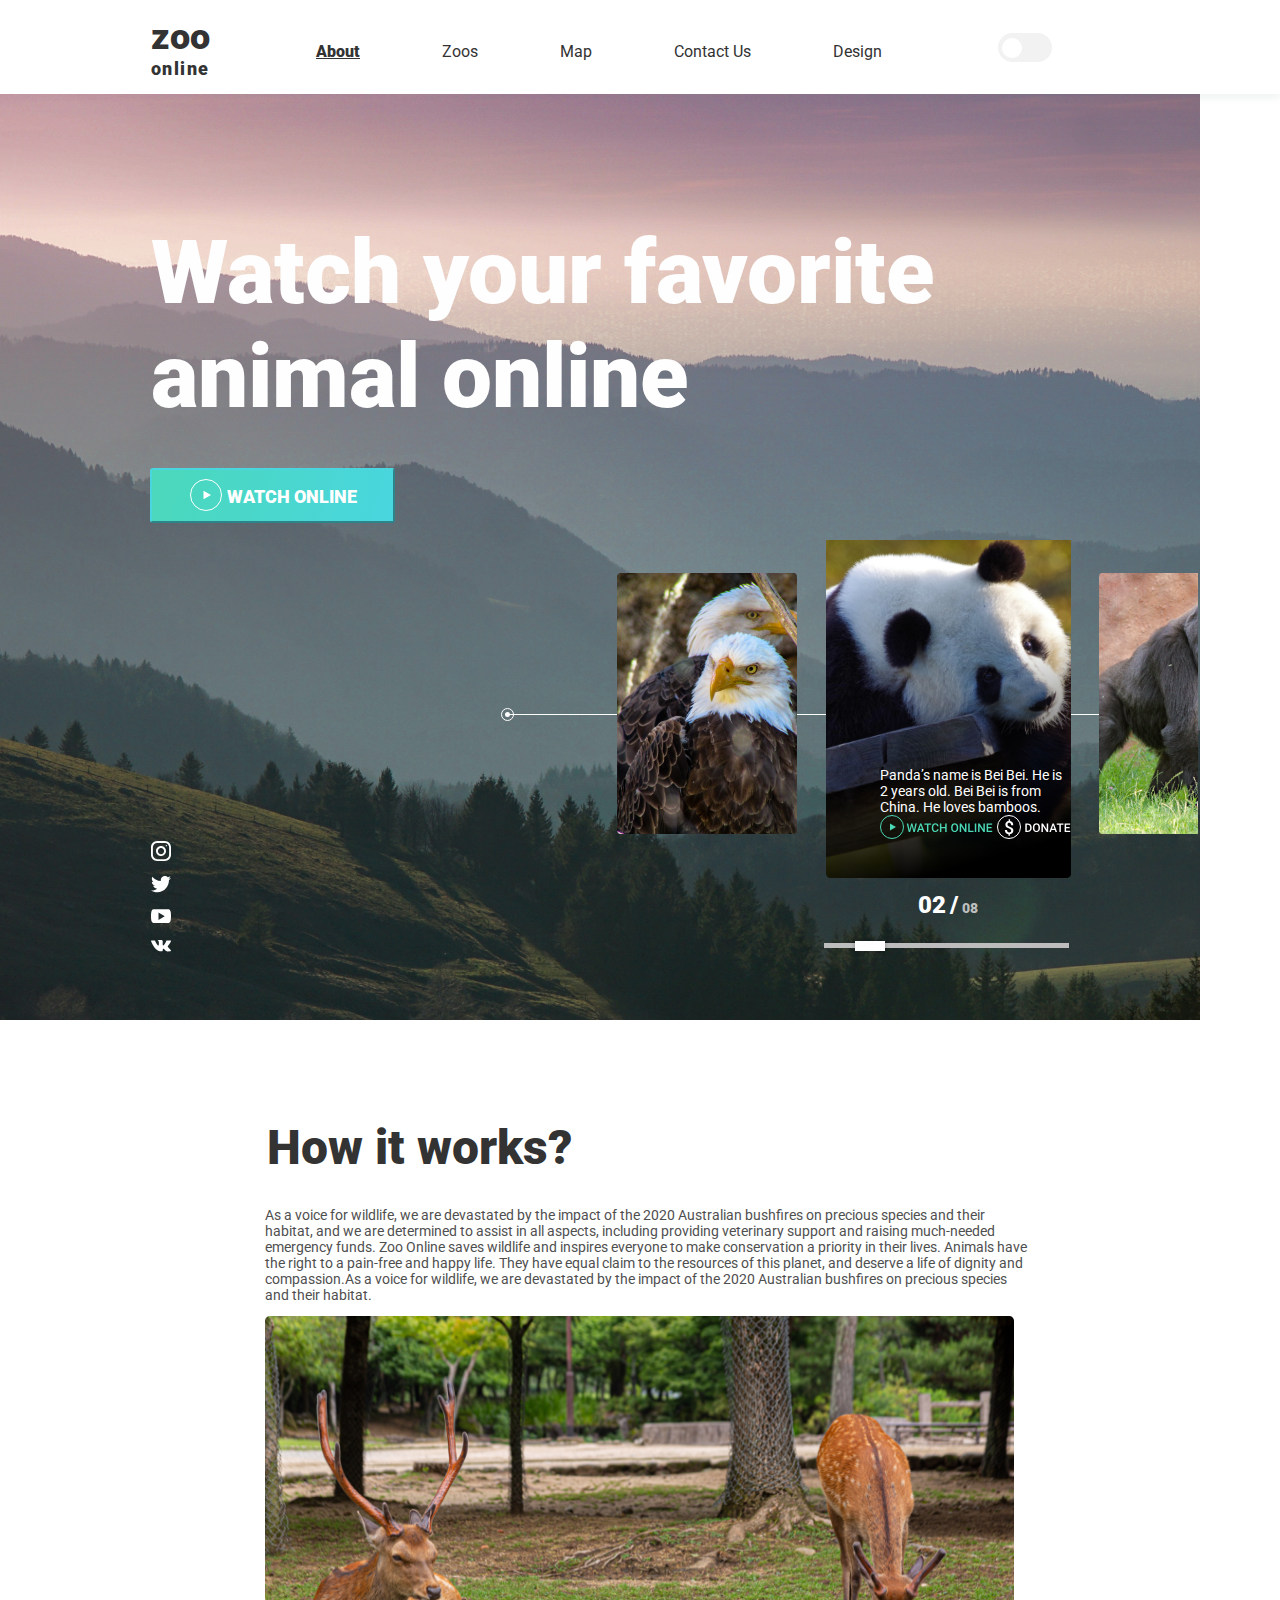
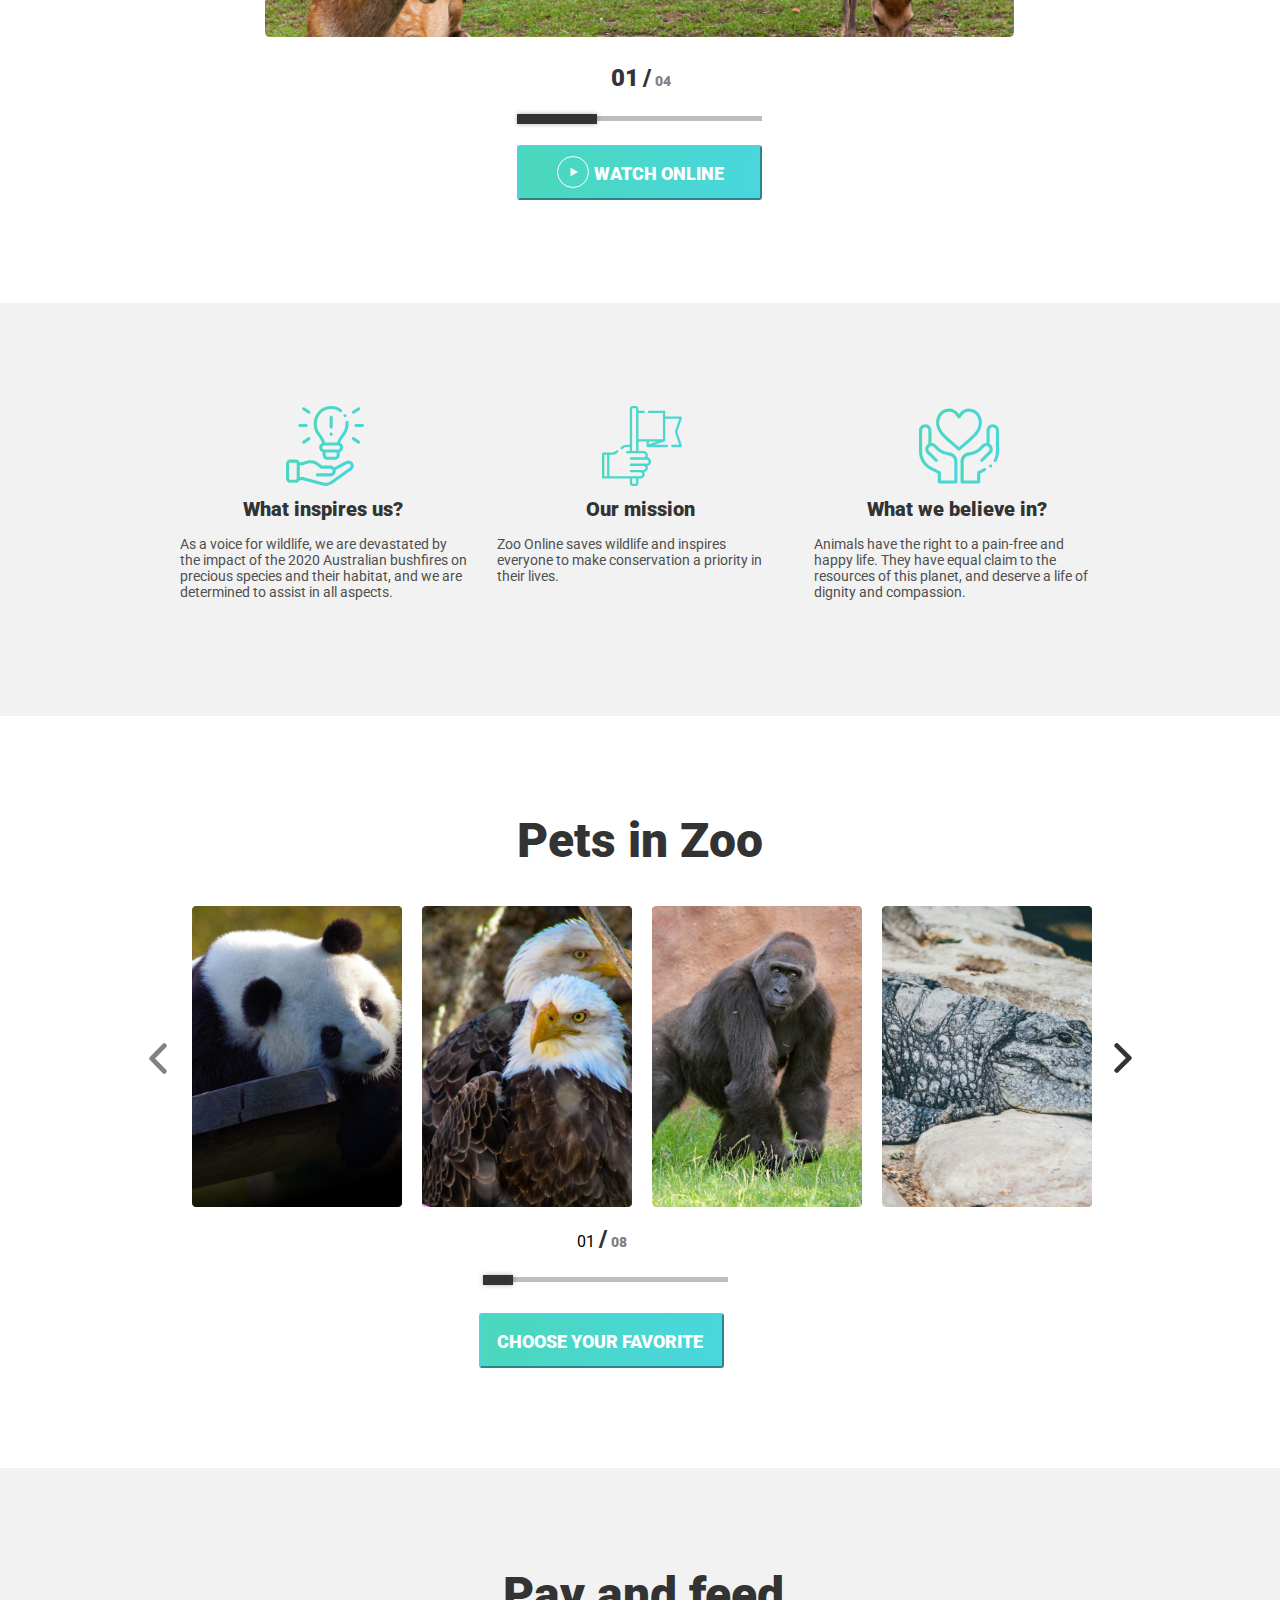
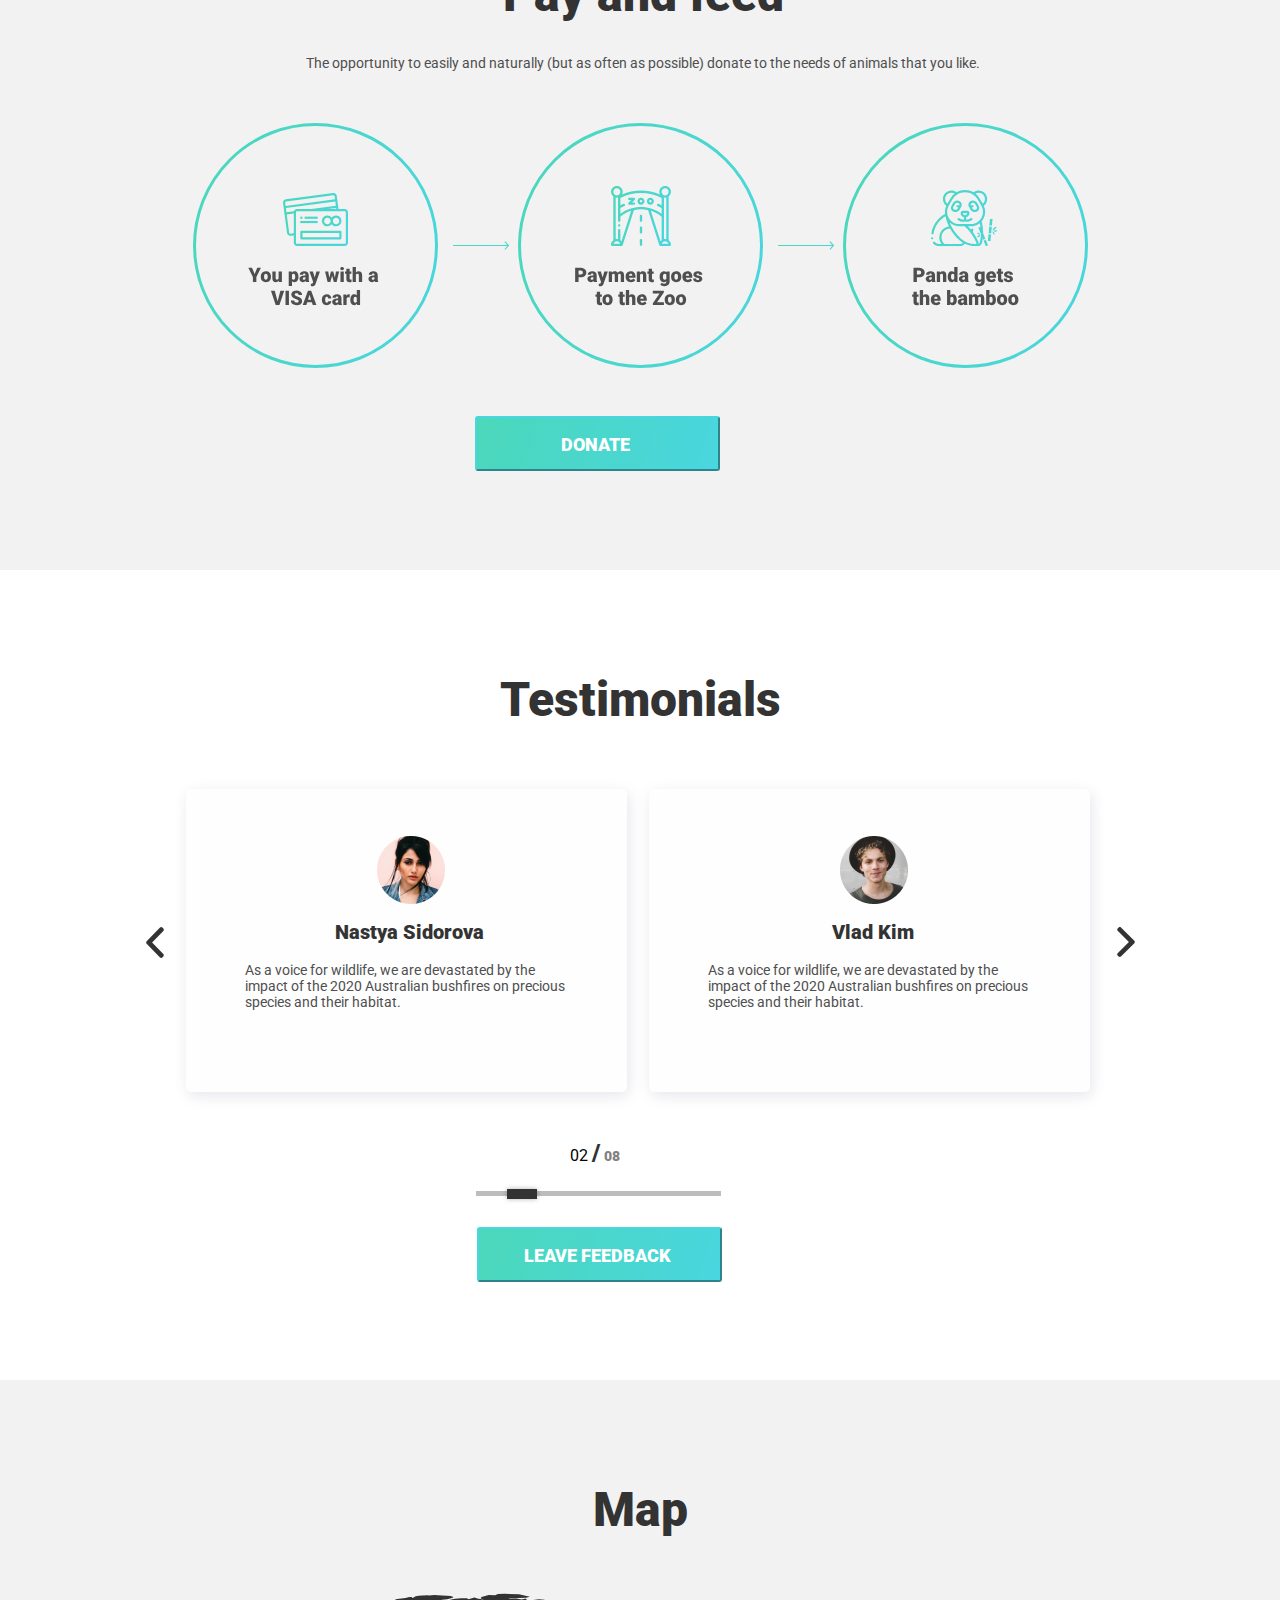
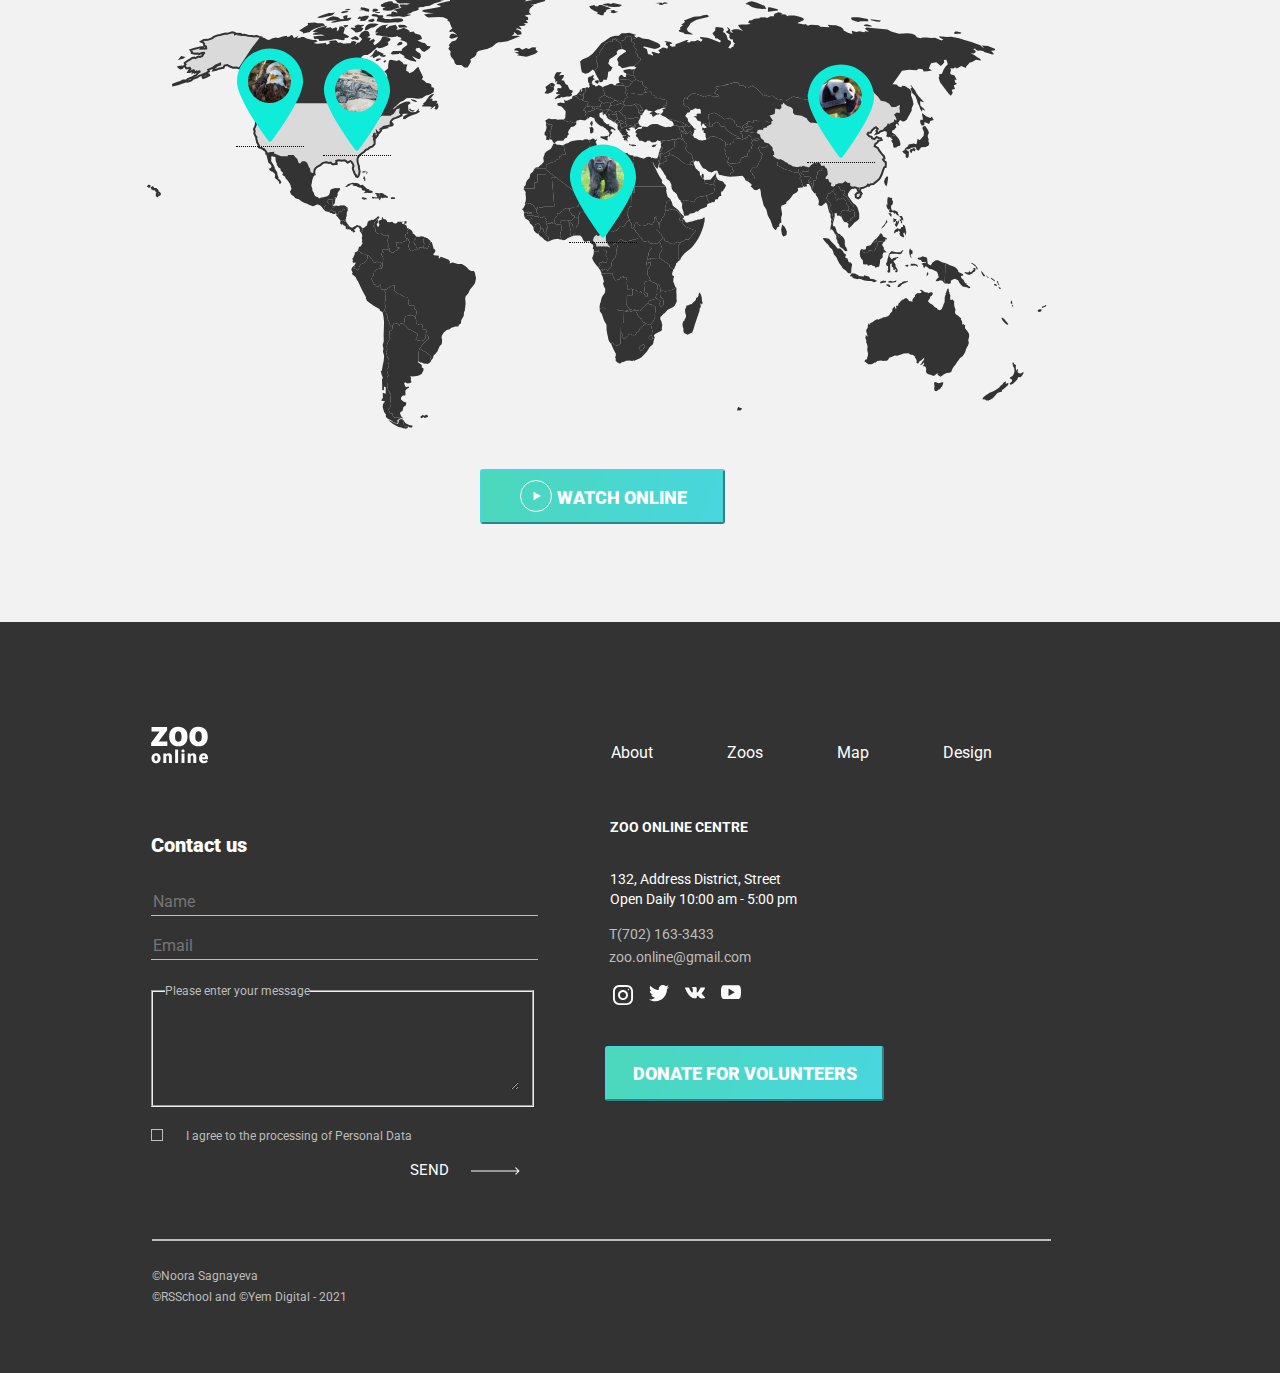
<file: index.html>
<!DOCTYPE html>
<html lang="en">

<head>
    <meta charset="UTF-8">
    <meta http-equiv="X-UA-Compatible" content="IE=edge">
    <meta name="viewport" content="width=device-width, initial-scale=1.0">
    <link rel="icon" type="image/x-icon" href="assets/icons/faviconPanda.ico"> <!-- подключение favicon  -->
    <link rel="stylesheet" href="normalize.css">
    <link href="style.css" rel="stylesheet" id="theme">
    <link rel="preconnect" href="https://fonts.gstatic.com">
    <link href="https://fonts.googleapis.com/css2?family=Roboto:wght@400;900&display=swap" rel="stylesheet">
    <title>online-zoo</title>
</head>

<body>
    <!-- 1. Блок Header -->
    <header>
        <div class="wrapper-block1">
            <div class="logo-light">

                <a class="logo-light-linksrc" href="#!">
                    <p class="logo-light-zoo" >zoo</p>
                    <p class="logo-light-online">online</p>
                    <!-- <img class="header-logo" src="assets/icons/light.svg" alt="logo"> -->
                </a>
            </div>
            <nav class="header-nav">
                <ul class="header-nav-list">
                    <li class="heder-nav-item">
                        <a class="header-nal-link header-nal-link-active" href="#!">About</a>
                    </li>
                    <li class="heder-nav-item">
                        <a class="header-nal-link " href="pages/zoos/panda/panda.html">Zoos</a>
                    </li>
                    <li class="heder-nav-item">
                        <a class="header-nal-link" href="pages/map.html">Map</a>
                    </li>
                    <li class="heder-nav-item">
                        <a class="header-nal-link" href="#bottom">Contact Us</a>
                    </li>
                    <li class="heder-nav-item">
                        <a class="header-nal-link"
                            href="https://www.figma.com/file/HKt5Nlx0jghQtJp6jW9q8F/zooApp">Design</a>
                    </li>
                </ul>
                <div class="header-nav-close">
                    <span class="header-nav-close-line"></span>
                    <span class="header-nav-close-line"></span>
                </div>
            </nav>
            
            <label class="switch">
                <input type="checkbox" class="switch-slider">
                <span class="slider round"></span>
            </label>
            <div class="header-burger burger">
                <div class="burger-line burger-line-first"></div>
                <div class="burger-line burger-line-second"></div>
                <div class="burger-line burger-line-third"></div>
            </div>
        </div>
        <h1>Online Zoo</h1>
    </header>

    <!-- 2. Блок Watch your favorite animal online -->

    <div class="wrapper-block2"> 
        <div class="watch">
            <h2 class="text-watch">Watch your favorite animal online</h2>
        </div>
        <button class="btn-watch-online">watch online</button>

        <div class="slider__wrapper">
            <div class="slider-line">
                <img src="assets/icons/line.svg" alt="line">
            </div>
            <div class="blok-slider-img">

                <div class="slider-card-img">
                    <img class="slider-img slider-img-eagle" src="assets/images/eagle.png" alt="eagle">
                </div>

                <div class="slider-card-img pets-watch">
                    <img class="slider-img slider-img-active" src="assets/images/panda.png" alt="panda">
                    <div class="heden-content-watch">
                        <p class="heden-text-watch">Panda’s name is Bei Bei. He
                            is 2 years old. Bei Bei is from China. He loves bamboos.
                        </p>

                        <div class="heden-link">
                            <a href="pages/zoos/panda/panda.html"><img src="assets/icons/linkWatch.svg"
                                    alt="linkWatch"></a>
                            <a href="#!"><img src="assets/icons/linkDonate.svg" alt="linkWatch"></a>
                        </div>
                    </div>
                </div>

                <div class="slider-card-img">
                    <img class="slider-img slider-img-gorilla" src="assets/images/gorilla.png" alt="gorilla">
                </div>

                <div class="slider-card-img">
                    <img class="slider-img slider-img-crocodile" src="assets/images/crocodile.png" alt="crocodile">
                </div>

                <div class="slider-card-img">
                    <img class="slider-img slider-img-fox" src="assets/images/fox.png" alt="fox">
                </div>



            </div>
            <div class="slidecontainer-watch">
                <span class="wrapper-count-watch">
                    <span class="wrapper-count-start-watch">02</span>
                    <span class="wrapper-count-midl-watch">/</span>
                    <span class="wrapper-count-end-watch">08</span>
                </span>
                <input type="range" min="01" max="08" value="02" class="slider-range slider-range-watch" id="slider-range-watch">

            </div>


        </div>

        <div class="social-network">
            <a class="social-network-item" href="https://www.instagram.com/" target="_blank">
                <img src="assets/icons/instagram.svg" alt="instagram">
            </a>
            <a class="social-network-item" href="https://twitter.com/" target="_blank">
                <img src="assets/icons/twitter.svg" alt="twitter">
            </a>
            <a class="social-network-item" href="https://www.youtube.com/" target="_blank">
                <img src="assets/icons/youtube.svg" alt="youtube">
            </a>
            <a class="social-network-item" href="https://vk.com/" target="_blank">
                <img src="assets/icons/vk.svg" alt="vk">
            </a>
        </div>
    </div>

    <!-- 3. Блок How it works-->

    <div class="wrapper-block3">
        <div class="how-it-works">

            <h2 class="how-text">How it works?</h2>

            <p class="how-paragraph">As a voice for wildlife, we are devastated by the impact of the 2020
                Australian bushfires on precious species and their habitat, and we are determined
                to assist in all aspects, including providing veterinary support and raising much-needed
                emergency funds. Zoo Online saves wildlife and inspires everyone to make conservation
                a priority in their lives. Animals have the right to a pain-free and happy life.
                They have equal claim to the resources of this planet, and deserve a life of dignity
                and compassion.As a voice for wildlife, we are devastated by the impact of the 2020
                Australian bushfires on precious species and their habitat.</p>
            <div class="how-img" id="slider-time" >
                <img class="how-img-itm" src="assets/images/how_it_works1.png" alt="how_it_works2">
            </div>


            <div class="slidecontainer">
                <span class="wrapper-count">
                    <span class="wrapper-count-start">01</span>
                    <span class="wrapper-count-midl">/</span>
                    <span class="wrapper-count-end">04</span>
                </span>
                <input type="range" min="01" max="04" value="01" class="slider-range" id="slider-range-how">

            </div>



            <div class="how-btn">
                <button class="how-btn-watch-online">watch online</button>
            </div>

        </div>

    </div>

    <!-- 4. Блок What's inspiring us-->

    <div class="inspiring ">

        <div class="inspiring-card ">
            <img src="assets/icons/problem-solving1.svg" alt="problem-solving1" class="card-img">
            <h3 class="card-h3">What inspires us?</h3>
            <p class="card-p">As a voice for wildlife, we are devastated by the impact of the 2020 Australian
                bushfires on precious species and their habitat, and we are determined to assist in all aspects.</p>
        </div>

        <div class="inspiring-card ">
            <img src="assets/icons/achievement1.svg" alt="achievement1" class="card-img">
            <h3 class="card-h3">Our mission</h3>
            <p class="card-p">Zoo Online saves wildlife and inspires everyone to make conservation a priority in their
                lives. </p>
        </div>

        <div class="inspiring-card ">
            <img src="assets/icons/love1.svg" alt="love1.svg" class="card-img">
            <h3 class="card-h3">What we believe in?</h3>
            <p class="card-p">Animals have the right to a pain-free and happy life. They have equal claim to the
                resources of this planet, and deserve a life of dignity and compassion.</p>
        </div>

    </div>

    <!-- 5. Блок Pets in zoo-->

    <div class="wrapper-block5">

        <div class="pets-in-zoo">

            <h2 class="pets-h2">Pets in Zoo</h2>

            <div class="pets-slider">
                <button class="slider__control slider__control_left disable" id="prev" href="#!" role="button"
                    disabled=""></button>

                <div class="pets">
                    <img class="pets-img" src="assets/images/panda.png" alt="panda" id="pets-img1">
                    <div class="heden-content">
                        <p class="pets-heden-text">Panda’s name is Bei Bei. He
                            is 2 years old. Bei Bei is from China. He loves bamboos.
                        </p>

                        <div class="heden-link">
                            <a href="#!"><img src="assets/icons/linkWatch.svg" alt="linkWatch"></a>
                            <a href="#!"><img src="assets/icons/linkDonate.svg" alt="linkWatch"></a>
                        </div>
                    </div>
                </div>

                <div class="pets">
                    <img class="pets-img" src="assets/images/eagle.png" alt="eagle" id="pets-img2">
                    <div class="heden-content">
                        <p class="pets-heden-text">Panda’s name is Bei Bei. He
                            is 2 years old. Bei Bei is from China. He loves bamboos.
                        </p>

                        <div class="heden-link">
                            <a href="#!"><img src="assets/icons/linkWatch.svg" alt="linkWatch"></a>
                            <a href="#!"><img src="assets/icons/linkDonate.svg" alt="linkWatch"></a>
                        </div>
                    </div>
                </div>

                <div class="pets">
                    <img class="pets-img" src="assets/images/gorilla.png" alt="gorilla" id="pets-img3">
                    <div class="heden-content">
                        <p class="pets-heden-text">Panda’s name is Bei Bei. He
                            is 2 years old. Bei Bei is from China. He loves bamboos.
                        </p>
                        <div class="heden-link">
                            <a href="#!"><img src="assets/icons/linkWatch.svg" alt="linkWatch"></a>
                            <a href="#!"><img src="assets/icons/linkDonate.svg" alt="linkWatch"></a>
                        </div>

                    </div>
                </div>

                <div class="pets">
                    <img class="pets-img" src="assets/images/crocodile.png" alt="crocodile" id="pets-img4">
                    <div class="heden-content">
                        <p class="pets-heden-text">Panda’s name is Bei Bei. He
                            is 2 years old. Bei Bei is from China. He loves bamboos.
                        </p>

                        <div class="heden-link">
                            <a href="#!"><img src="assets/icons/linkWatch.svg" alt="linkWatch"></a>
                            <a href="#!"><img src="assets/icons/linkDonate.svg" alt="linkWatch"></a>
                        </div>
                    </div>
                </div>

                <button class="slider__control slider__control_right slider__control_show" id="next" href="#!"
                    role="button"></button>
            </div>

            <div class="slidecontainer-pets">
                <span class="wrapper-count">
                    <span class="wrapper-count-start-pets">01</span>
                    <span class="wrapper-count-midl">/</span>
                    <span class="wrapper-count-end">08</span>
                </span>
                <input type="range" min="01" max="08" value="01" class="slider-range slider-range-pets">

            </div>

            <div class="pets-btn">
                <a href="pages/map.html">
                    <button class="pets-btn-watch-online">Choose your favorite</button>
                </a>

            </div>

        </div>

    </div>


    <!-- 6. Блок Pay and feed-->

    <div class="wrapper-block6">

        <div class="pay-text">
            <h2 class="pay-h2">Pay and feed</h2>
            <p class="pay-p">The opportunity to easily and naturally (but as often as possible)
                donate to the needs of animals that you like.</p>
        </div>

        <div class="pay-img">
            <img src="assets/icons/pay1.svg" alt="pay1" class="pay-img-item">
            <img src="assets/icons/payArrow.svg" alt="arroy" class="pay-img-item pay-img-item-arroy">
            <img src="assets/icons/pay2.svg" alt="pay2" class="pay-img-item">
            <img src="assets/icons/payArrow.svg" alt="arroy" class="pay-img-item pay-img-item-arroy">
            <img src="assets/icons/pay3.svg" alt="pay3" class="pay-img-item">
        </div>

        <div class="pay-btn">
            <button class="pay-btn-donate">donate</button>
        </div>
    </div>

    <!-- 7. Блок Testimonials-->

    <div class="wrapper-block7">

        <h2 class="testimonials-h2">Testimonials</h2>

        <div class="testimonials-slider">

            <button class="testimonials-slider-control testimonials-slider-control_left disable" id="testimonials-prev"
                href="#!" role="button" disabled="">
            </button>

            <div class="testimonials-card1">
                <img class="testimonials-card-img" src="assets/images/nastya.png" alt="foto"
                    id="testimonials-card-img1">
                <h3 class="testimonials-h3">Nastya Sidorova</h3>
                <p class="testimonials-p">As a voice for wildlife, we are devastated by the impact of the 2020
                    Australian bushfires on precious species and their habitat.
                </p>
            </div>

            <div class="testimonials-card2">
                <img class="testimonials-card-img" src="assets/images/vlad.png" alt="foto" id="testimonials-card-img2">
                <h3 class="testimonials-h3">Vlad Kim</h3>
                <p class="testimonials-p">As a voice for wildlife, we are devastated by the impact of the 2020
                    Australian
                    bushfires on precious species and their habitat.
                </p>
            </div>
            <div class="testimonials-card3">
                <img class="testimonials-card-img" src="assets/images/Sidorova.png" alt="foto" id="testimonials-card-img2">
                <h3 class="testimonials-h3">Nastya Sidorova</h3>
                <p class="testimonials-p">As a voice for wildlife, we are devastated by the impact of the 2020 Australian
                     bushfires on precious species and their habitat.
                </p>
            </div>


            <button class="testimonials-slider-control testimonials-slider-control_right " id="testimonials-next"
                href="#!" role="button">
            </button>

        </div>

        <div class="slidecontainer-testimonials">
            <span class="wrapper-count">
                <span class="wrapper-count-start-testimonials">02</span>
                <span class="wrapper-count-midl">/</span>
                <span class="wrapper-count-end">08</span>
            </span>
            <input type="range" min="01" max="08" value="02" class="slider-range slider-range-testimonials">

        </div>

        <div class="testimonials-btn">
            <button class="testimonials-btn-feedback">Leave feedback</button>
        </div>


    </div>

    <!-- 8. Блок Map-->

    <div class="wrapper-block8">

        <h2 class="map-h2">Map</h2>

        <div class="map">
            <div class="int-icon">
                <div class="int-icon-item-eagle tooltip">
                    <img src="assets/images/eagleRing.png" alt="eagle" class="item-eagle-img">
                    <svg class="icon-img item-eagle"" width=" 68" height="94" viewBox="0 0 68 94" fill="none"
                        xmlns="http://www.w3.org/2000/svg">
                        <path
                            d="M34.0345 0.496094C15.8014 0.496094 0.968262 15.331 0.968262 33.5663C0.968262 51.2064 31.1986 91.3966 32.4864 93.1007C32.8482 93.5871 33.4278 93.871 34.0347 93.871C34.6416 93.871 35.2213 93.5871 35.5831 93.1007C36.8706 91.3966 67.1012 51.2065 67.1012 33.5663C67.1008 15.331 52.2676 0.496094 34.0345 0.496094ZM34.0345 51.0741C24.3831 51.0741 16.5288 43.219 16.5288 33.5663C16.5288 23.9137 24.3831 16.0585 34.0345 16.0585C43.686 16.0585 51.5402 23.9137 51.5402 33.5663C51.5402 43.219 43.686 51.0741 34.0345 51.0741Z" />
                        <defs>
                            <linearGradient id="paint0_linear" x1="-11.38" y1="0.496093" x2="83.3795" y2="20.869"
                                gradientUnits="userSpaceOnUse">
                                <stop stop-color="#4BD8B5" />
                                <stop offset="1" stop-color="#49D6DF" />
                            </linearGradient>
                        </defs>
                    </svg>
                    <div class="tooltiptext">
                        <img src="assets/images/eagletooltip.png" alt="eagle " class="tooltip-img">
                        <h3 class="tooltiptext-h3">West End Bald Eagle</h3>
                        <p class="tooltiptext-p"><b>Region:</b>on an island near Los Angeles</p>
                        <p class="tooltiptext-p"><b>Population:</b>more than 270 pairs in 2013</p>
                    </div>
                </div>

                <div class="int-icon-item-crocodile tooltip">
                    <img src="assets/images/crocodileRing.png" alt="crocodile" class="item-crocodile-img">
                    <svg class="icon-img item-crocodile" width="68" height="94" viewBox="0 0 68 94" fill="none"
                        xmlns="http://www.w3.org/2000/svg">
                        <path
                            d="M34.0345 0.496094C15.8014 0.496094 0.968262 15.331 0.968262 33.5663C0.968262 51.2064 31.1986 91.3966 32.4864 93.1007C32.8482 93.5871 33.4278 93.871 34.0347 93.871C34.6416 93.871 35.2213 93.5871 35.5831 93.1007C36.8706 91.3966 67.1012 51.2065 67.1012 33.5663C67.1008 15.331 52.2676 0.496094 34.0345 0.496094ZM34.0345 51.0741C24.3831 51.0741 16.5288 43.219 16.5288 33.5663C16.5288 23.9137 24.3831 16.0585 34.0345 16.0585C43.686 16.0585 51.5402 23.9137 51.5402 33.5663C51.5402 43.219 43.686 51.0741 34.0345 51.0741Z" />
                        <defs>
                            <linearGradient id="paint0_linear" x1="-11.38" y1="0.496093" x2="83.3795" y2="20.869"
                                gradientUnits="userSpaceOnUse">
                                <stop stop-color="#4BD8B5" />
                                <stop offset="1" stop-color="#49D6DF" />
                            </linearGradient>
                        </defs>
                    </svg>
                    <div class="tooltiptext">
                        <img src="assets/images/crocodileRing.png" alt="eagle " class="tooltip-img">
                        <h3 class="tooltiptext-h3">West End Bald Eagle</h3>
                        <p class="tooltiptext-p"><b>Region:</b>on an island near Los Angeles</p>
                        <p class="tooltiptext-p"><b>Population:</b>more than 270 pairs in 2013</p>
                    </div>
                </div>

                <div class="int-icon-item-gorill tooltip">
                    <img src="assets/images/gorillaRing.png" alt="gorill" class="item-gorill-img">
                    <svg class="icon-img item-crocodile" width="68" height="94" viewBox="0 0 68 94" fill="none"
                        xmlns="http://www.w3.org/2000/svg">
                        <path
                            d="M34.0345 0.496094C15.8014 0.496094 0.968262 15.331 0.968262 33.5663C0.968262 51.2064 31.1986 91.3966 32.4864 93.1007C32.8482 93.5871 33.4278 93.871 34.0347 93.871C34.6416 93.871 35.2213 93.5871 35.5831 93.1007C36.8706 91.3966 67.1012 51.2065 67.1012 33.5663C67.1008 15.331 52.2676 0.496094 34.0345 0.496094ZM34.0345 51.0741C24.3831 51.0741 16.5288 43.219 16.5288 33.5663C16.5288 23.9137 24.3831 16.0585 34.0345 16.0585C43.686 16.0585 51.5402 23.9137 51.5402 33.5663C51.5402 43.219 43.686 51.0741 34.0345 51.0741Z" />
                        <defs>
                            <linearGradient id="paint0_linear" x1="-11.38" y1="0.496093" x2="83.3795" y2="20.869"
                                gradientUnits="userSpaceOnUse">
                                <stop stop-color="#4BD8B5" />
                                <stop offset="1" stop-color="#49D6DF" />
                            </linearGradient>
                        </defs>
                    </svg>
                    <div class="tooltiptext">
                        <img src="assets/images/gorillaRing.png" alt="eagle " class="tooltip-img">
                        <h3 class="tooltiptext-h3">West End Bald Eagle</h3>
                        <p class="tooltiptext-p"><b>Region:</b>on an island near Los Angeles</p>
                        <p class="tooltiptext-p"><b>Population:</b>more than 270 pairs in 2013</p>
                    </div>
                </div>

                <div class="int-icon-item-panda tooltip">
                    <img src="assets/images/pandaRing.png" alt="panda" class="item-panda-img">
                    <svg class="icon-img item-crocodile" width="68" height="94" viewBox="0 0 68 94" fill="none"
                        xmlns="http://www.w3.org/2000/svg">
                        <path
                            d="M34.0345 0.496094C15.8014 0.496094 0.968262 15.331 0.968262 33.5663C0.968262 51.2064 31.1986 91.3966 32.4864 93.1007C32.8482 93.5871 33.4278 93.871 34.0347 93.871C34.6416 93.871 35.2213 93.5871 35.5831 93.1007C36.8706 91.3966 67.1012 51.2065 67.1012 33.5663C67.1008 15.331 52.2676 0.496094 34.0345 0.496094ZM34.0345 51.0741C24.3831 51.0741 16.5288 43.219 16.5288 33.5663C16.5288 23.9137 24.3831 16.0585 34.0345 16.0585C43.686 16.0585 51.5402 23.9137 51.5402 33.5663C51.5402 43.219 43.686 51.0741 34.0345 51.0741Z" />
                        <defs>
                            <linearGradient id="paint0_linear" x1="-11.38" y1="0.496093" x2="83.3795" y2="20.869"
                                gradientUnits="userSpaceOnUse">
                                <stop stop-color="#4BD8B5" />
                                <stop offset="1" stop-color="#49D6DF" />
                            </linearGradient>
                        </defs>
                    </svg>
                    <div class="tooltiptext tooltiptext-panda">
                        <img src="assets/images/pandaRing.png" alt="eagle " class="tooltip-img">
                        <h3 class="tooltiptext-h3">West End Bald Eagle</h3>
                        <p class="tooltiptext-p"><b>Region:</b>on an island near Los Angeles</p>
                        <p class="tooltiptext-p"><b>Population:</b>more than 270 pairs in 2013</p>
                    </div>
                </div>

            </div>

            <a href="pages/zoos/panda/panda.html">
                <button class="btn-map-watch-online">watch online</button>
            </a>



        </div>



    </div>

    <!-- 9. Блок Footer-->


    <footer class="footer">
        <p><a name="bottom"></a></p>
        <div class="wrapper-block9">

            <div class="wrapper-logo">
                <div class="footer-logo-light">

                    <a class="footer-logo-light-linksrc" href="index.html">
                        <img class="footer-logo" src="assets/icons/logoFotter.svg" alt="logo">
                    </a>
                </div>
            </div>

            <div class="wrapper-nav">
                <div class="footer-nav">
                    <nav class="footer-nav">
                        <ul class="footer-nav-list">
                            <li class="footer-nav-item">
                                <a class="footer-nav-link" href="index.html">About</a>
                            </li>
                            <li class="footer-nav-item">
                                <a class="footer-nav-link" href="pages/zoos/panda/panda.html">Zoos</a>
                            </li>
                            <li class="footer-nav-item">
                                <a class="footer-nav-link" href="pages/map.html">Map</a>
                            </li>

                            <li class="footer-nav-item">
                                <a class="footer-nav-link"
                                    href="https://www.figma.com/file/HKt5Nlx0jghQtJp6jW9q8F/zooApp">Design</a>
                            </li>
                        </ul>
                    </nav>
                </div>

                <div class="footer-btn">
                    <button class="footer-btn-donate">donate for volunteers</button>
                </div>

            </div>

        </div>

        <div class="block9-content">
            <div class="footer-form">

                <h3 class="footer-form-h3">Contact us</h3>


                <form>
                    <div class="label-name">
                        <label class="name"></label>
                        <input class="label-name-inp" type="text" id="fname" name="firstname" required
                            placeholder="Name">
                    </div>


                    <div class="label-email">
                        <label class="email"></label>
                        <input type="email" id="lname" name="lastname" required placeholder="Email">
                    </div>


                    <fieldset>
                        <legend>Please enter your message</legend>
                        <textarea class="textarea" name="subject" maxlength="280"></textarea>
                    </fieldset>
                    <label for="footer-checkbox" required class="container">

                        <input type="checkbox" id="footer-checkbox">


                        <span class="checkmark"></span>
                        I agree to the processing of Personal Data
                    </label>

                    <button class="Btn-send">
                        <input type="submit" id="submitB" value="SEND">
                        <img class="btn-send-arr" src="assets/icons/ArrowSend.svg" alt="arrow">
                    </button>

                </form>


            </div>

            <div class="footer-contacts">
                <h3 class="footer-contacts-h3">ZOO Online Centre</h3>
                <p class="footer-contacts-p p1">132, Address District, Street</p>
                <p class="footer-contacts-p p2">Open Daily 10:00 am - 5:00 pm</p>
                <p class="footer-contacts-p p3"><a class="footer-tel" href="tel:(702) 163-3433">T(702) 163-3433</a></p>
                <p class="footer-contacts-p p4"><a class="footer-mail"
                        href="mailto:zoo.online@gmail.com">zoo.online@gmail.com</a></p>
                <div class="footer-social-network">
                    <a class="footer-social-network-item footer-item" href="https://www.instagram.com/" target="_blank">
                        <img src="assets/icons/instagram.svg" alt="instagram">
                    </a>
                    <a class="footer-social-network-item footer-item" href="https://twitter.com/" target="_blank">
                        <img src="assets/icons/twitter.svg" alt="twitter">
                    </a>
                    <a class="footer-social-network-item footer-item" href="https://vk.com/" target="_blank">
                        <img src="assets/icons/vk.svg" alt="vk">
                    </a>
                    <a class="footer-social-network-item footer-item" href="https://www.youtube.com/" target="_blank">
                        <img src="assets/icons/youtube.svg" alt="youtube">
                    </a>
                </div>

            </div>


        </div>

        <div class="footer-footer">
            <hr>
            <p class="footer-footer-p">©Noora Sagnayeva</p>
            <p>©RSSchool and ©Yem Digital - 2021</p>

        </div>



    </footer>


    <script src="script.js"></script>
</body>

</html>
</file>
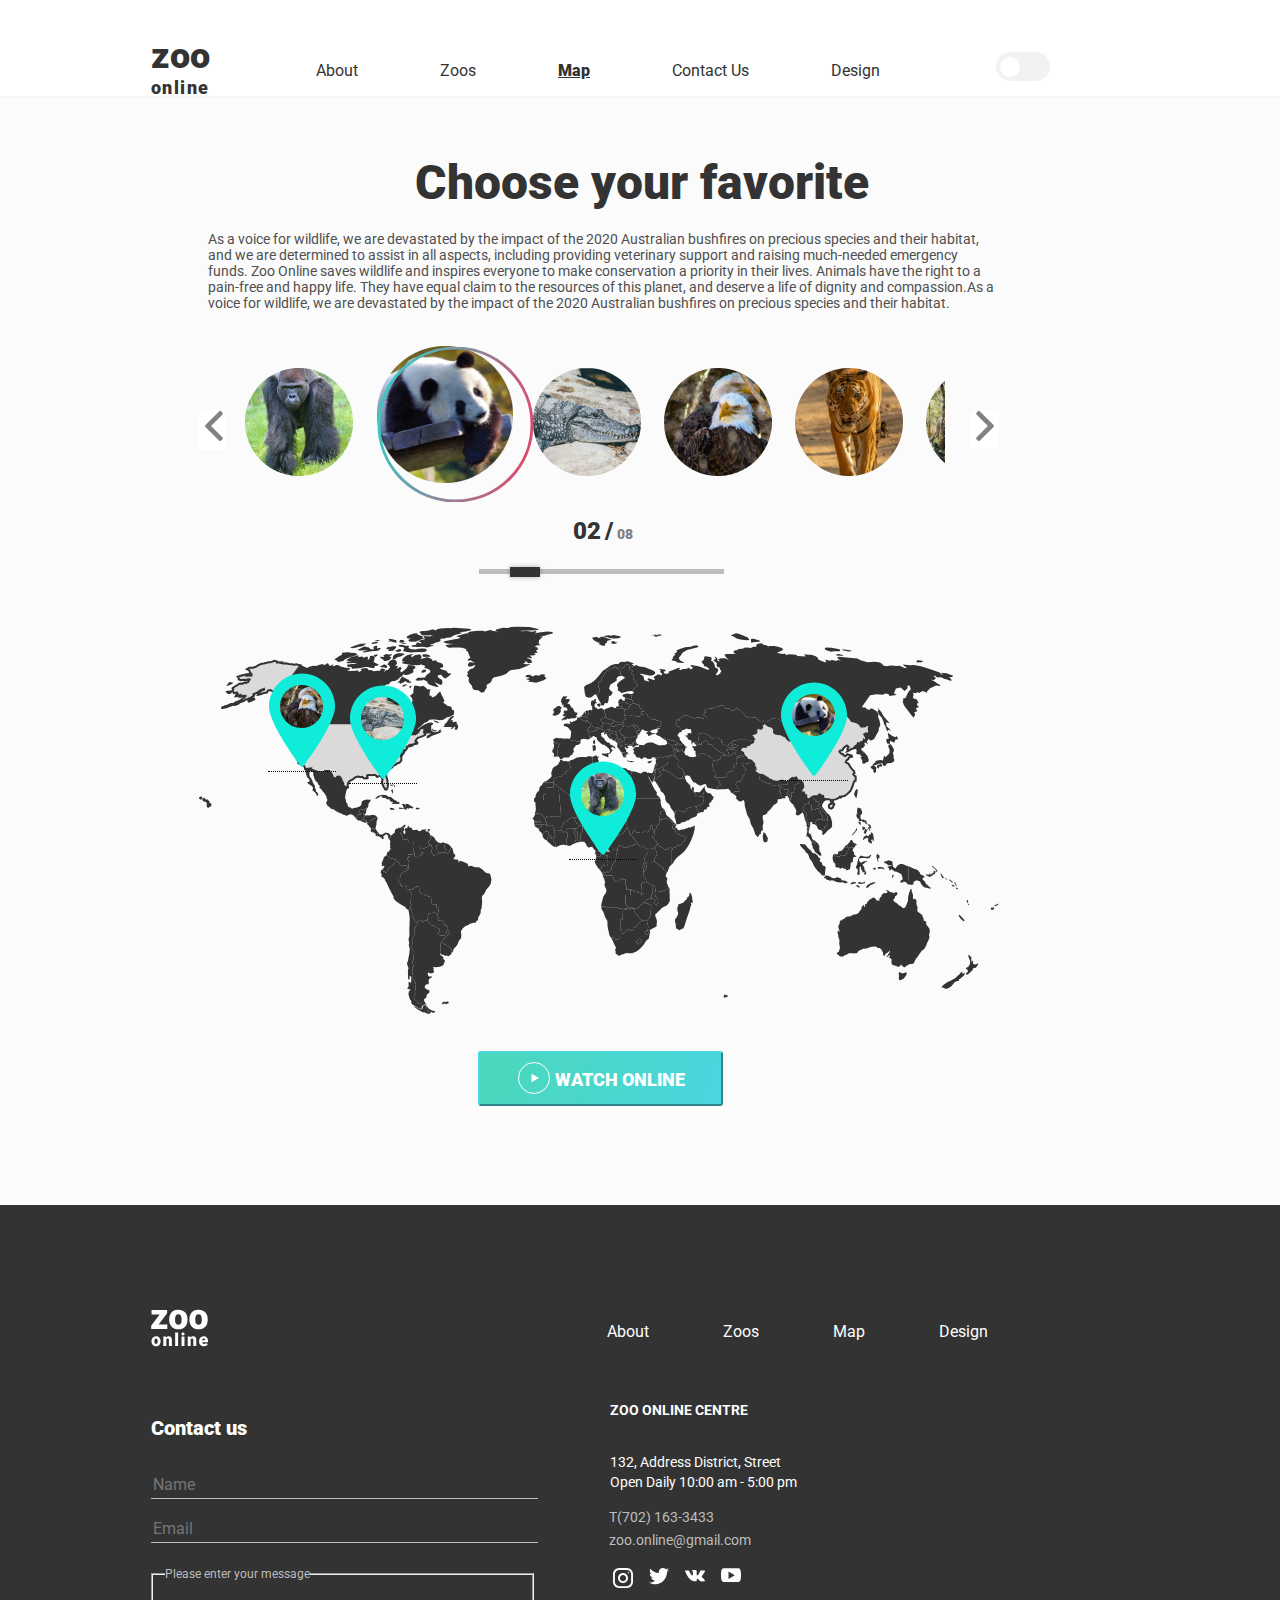
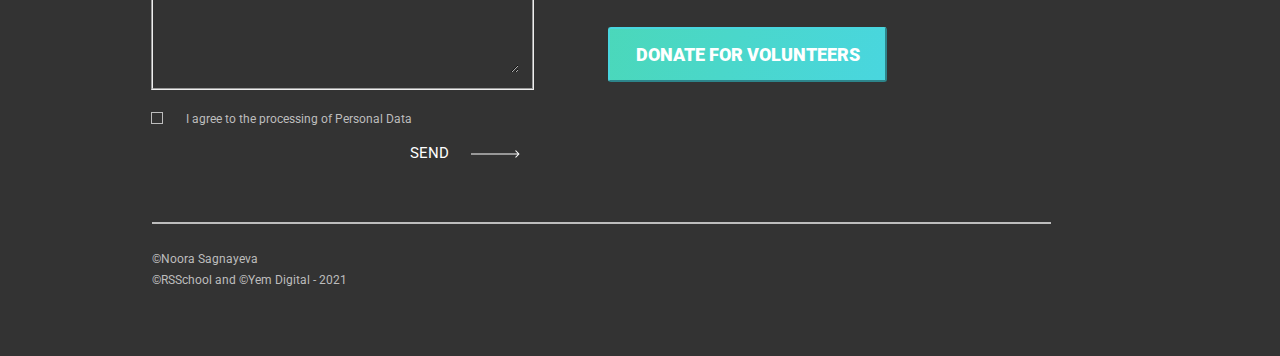
<file: pages/map.html>
<!DOCTYPE html>
<html lang="en">

<head>
  <meta charset="UTF-8">
  <meta http-equiv="X-UA-Compatible" content="IE=edge">
  <meta name="viewport" content="width=device-width, initial-scale=1.0">
  <link rel="icon" type="image/x-icon" href="../assets/icons/faviconPanda.ico"> <!-- подключение favicon  -->
  <link rel="stylesheet" href="../normalize.css">
  <link href="../style.css" rel="stylesheet" id="theme">
  <link href="map.css" rel="stylesheet" id="themeMap">
  <link rel="preconnect" href="https://fonts.gstatic.com">
  <link href="https://fonts.googleapis.com/css2?family=Roboto:wght@400;900&display=swap" rel="stylesheet">
  <title>online-zoo</title>
</head>

<body>
  <!-- 1. Блок Header -->
  <header>
    <div class="wrapper-block1">
      <div class="logo-light">
        <a class="logo-light-linksrc" href="../index.html">
          <p class="logo-light-zoo">zoo</p>
          <p class="logo-light-online">online</p>
        </a>
      </div>
      <nav class="header-nav">
        <ul class="header-nav-list">
          <li class="heder-nav-item">
            <a class="header-nal-link" href="../index.html">About</a>
          </li>
          <li class="heder-nav-item">
            <a class="header-nal-link" href="../pages/zoos/panda/panda.html">Zoos</a>
          </li>
          <li class="heder-nav-item">
            <a class="header-nal-link  header-nal-link-active" href="../pages/map.html">Map</a>
          </li>
          <li class="heder-nav-item">
            <a class="header-nal-link" href="#bottom">Contact Us</a>
          </li>
          <li class="heder-nav-item">
            <a class="header-nal-link" href="https://www.figma.com/file/HKt5Nlx0jghQtJp6jW9q8F/zooApp">Design</a>
          </li>
        </ul>
        <div class="header-nav-close">
          <span class="header-nav-close-line"></span>
          <span class="header-nav-close-line"></span>
        </div>
      </nav>

      <label class="switch">
        <input type="checkbox" class="switch-slider">
        <span class="slider round"></span>
      </label>
      <div class="header-burger burger">
        <div class="burger-line burger-line-first"></div>
        <div class="burger-line burger-line-second"></div>
        <div class="burger-line burger-line-third"></div>
      </div>
      <h1>Online Zoo</h1>
  </header>

  <div class="wrapper">

    <h2 class="wrapper-h2">Choose your favorite</h2>
    <div class="wrapper-text">
      <p class="wrapper-p">As a voice for wildlife, we are devastated by the impact of
        the 2020 Australian bushfires on precious species and their habitat, and we are
        determined to assist in all aspects, including providing veterinary support and
        raising much-needed emergency funds. Zoo Online saves wildlife and inspires
        everyone to make conservation a priority in their lives. Animals have the right
        to a pain-free and happy life. They have equal claim to the resources of this
        planet, and deserve a life of dignity and compassion.As a voice for wildlife,
        we are devastated by the impact of the 2020 Australian bushfires on precious
        species and their habitat.</p>
    </div>

    <div class="map-slider">

      <div class="map-slider-btn-conteiner">
        <button class="slider__control map-slider__control_left slider__control_left" id="prevMap" href="#!" role="button">
        </button>
        <button class="slider__control map-slider__control_right slider__control_right" id="next" href="#!" role="button">
        </button>
      </div>


      <div class="map-slider-img-conteiner">
        <div class="img-collection-item">
          <img class="img-item" src="../assets/images/zoosGorilla.png" id="pets-img1" alt="Gorilla">
        </div>
        <div class="img-collection-item">
          <img class="img-item" src="../assets/images/mapPanda-active.png" id="pets-img2" alt="panda">
        </div>
        <div class="img-collection-item">
          <img class="img-item" src="../assets/images/Zooscrocodile.png" id="pets-img3" alt="crocodile">
        </div>
        <div class="img-collection-item">
          <img class="img-item" src="../assets/images/zoosEagle.png" id="pets-img4" alt="Eagle">
        </div>
        <div class="img-collection-item">
          <img class="img-item img-item-heden" src="../assets/images/tiger.png" id="pets-img5" alt="tiger">
        </div>
        <div class="img-collection-item">
          <img class="img-item img-item-heden" src="../assets/images/elephant.png" id="pets-img6" alt="elephant">
        </div>
        <div class="img-collection-item">
          <img class="img-item img-item-heden" src="../assets/images/lion.png" id="pets-img7" alt="lion">
        </div>
       <div class="img-collection-item">
         <img class="img-item img-item-heden" src="../assets/images/zebra.png" id="pets-img8" alt="zebra">
      </div>
      </div>
    </div>

    <div class="slidecontainer-map">
      <span class="wrapper-count">
        <span class="wrapper-count-start">02</span>
        <span class="wrapper-count-midl">/</span>
        <span class="wrapper-count-end">08</span>
      </span>
      <input type="range" min="01" max="08" value="02" class="slider-range slider-range-map">
    </div>

    <div class="map">
      <div class="int-icon">
        <div class="int-icon-item-eagle tooltip">
          <img src="../assets/images/eagleRing.png" alt="eagle" class="item-eagle-img">
          <svg class="icon-img item-eagle slide-icon-eagle"" width=" 68" height="94" viewBox="0 0 68 94" fill="none"
            xmlns="http://www.w3.org/2000/svg">
            <path
              d="M34.0345 0.496094C15.8014 0.496094 0.968262 15.331 0.968262 33.5663C0.968262 51.2064 31.1986 91.3966 32.4864 93.1007C32.8482 93.5871 33.4278 93.871 34.0347 93.871C34.6416 93.871 35.2213 93.5871 35.5831 93.1007C36.8706 91.3966 67.1012 51.2065 67.1012 33.5663C67.1008 15.331 52.2676 0.496094 34.0345 0.496094ZM34.0345 51.0741C24.3831 51.0741 16.5288 43.219 16.5288 33.5663C16.5288 23.9137 24.3831 16.0585 34.0345 16.0585C43.686 16.0585 51.5402 23.9137 51.5402 33.5663C51.5402 43.219 43.686 51.0741 34.0345 51.0741Z" />
            <defs>
              <linearGradient id="paint0_linear" x1="-11.38" y1="0.496093" x2="83.3795" y2="20.869"
                gradientUnits="userSpaceOnUse">
                <stop stop-color="#4BD8B5" />
                <stop offset="1" stop-color="#49D6DF" />
              </linearGradient>
            </defs>
          </svg>
          <div class="tooltiptext">
            <img src="../assets/images/eagletooltip.png" alt="eagle " class="tooltip-img">
            <h3 class="tooltiptext-h3">West End Bald Eagle</h3>
            <p class="tooltiptext-p"><b>Region:</b>on an island near Los Angeles</p>
            <p class="tooltiptext-p"><b>Population:</b>more than 270 pairs in 2013</p>
          </div>
        </div>

        <div class="int-icon-item-crocodile tooltip">
          <img src="../assets/images/crocodileRing.png" alt="crocodile" class="item-crocodile-img">
          <svg class="icon-img item-crocodile slide-icon-crocodile" width="68" height="94" viewBox="0 0 68 94" fill="none"
            xmlns="http://www.w3.org/2000/svg">
            <path
              d="M34.0345 0.496094C15.8014 0.496094 0.968262 15.331 0.968262 33.5663C0.968262 51.2064 31.1986 91.3966 32.4864 93.1007C32.8482 93.5871 33.4278 93.871 34.0347 93.871C34.6416 93.871 35.2213 93.5871 35.5831 93.1007C36.8706 91.3966 67.1012 51.2065 67.1012 33.5663C67.1008 15.331 52.2676 0.496094 34.0345 0.496094ZM34.0345 51.0741C24.3831 51.0741 16.5288 43.219 16.5288 33.5663C16.5288 23.9137 24.3831 16.0585 34.0345 16.0585C43.686 16.0585 51.5402 23.9137 51.5402 33.5663C51.5402 43.219 43.686 51.0741 34.0345 51.0741Z" />
            <defs>
              <linearGradient id="paint0_linear" x1="-11.38" y1="0.496093" x2="83.3795" y2="20.869"
                gradientUnits="userSpaceOnUse">
                <stop stop-color="#4BD8B5" />
                <stop offset="1" stop-color="#49D6DF" />
              </linearGradient>
            </defs>
          </svg>
          <div class="tooltiptext">
            <img src="../assets/images/eagletooltip.png" alt="eagle " class="tooltip-img">
            <h3 class="tooltiptext-h3">West End Bald Eagle</h3>
            <p class="tooltiptext-p"><b>Region:</b>on an island near Los Angeles</p>
            <p class="tooltiptext-p"><b>Population:</b>more than 270 pairs in 2013</p>
          </div>
        </div>

        <div class="int-icon-item-gorill tooltip">
          <img src="../assets/images/gorillaRing.png" alt="gorill" class="item-gorill-img">
          <svg class="icon-img item-crocodile slide-icon-gorill" width="68" height="94" viewBox="0 0 68 94" fill="none"
            xmlns="http://www.w3.org/2000/svg">
            <path
              d="M34.0345 0.496094C15.8014 0.496094 0.968262 15.331 0.968262 33.5663C0.968262 51.2064 31.1986 91.3966 32.4864 93.1007C32.8482 93.5871 33.4278 93.871 34.0347 93.871C34.6416 93.871 35.2213 93.5871 35.5831 93.1007C36.8706 91.3966 67.1012 51.2065 67.1012 33.5663C67.1008 15.331 52.2676 0.496094 34.0345 0.496094ZM34.0345 51.0741C24.3831 51.0741 16.5288 43.219 16.5288 33.5663C16.5288 23.9137 24.3831 16.0585 34.0345 16.0585C43.686 16.0585 51.5402 23.9137 51.5402 33.5663C51.5402 43.219 43.686 51.0741 34.0345 51.0741Z" />
            <defs>
              <linearGradient id="paint0_linear" x1="-11.38" y1="0.496093" x2="83.3795" y2="20.869"
                gradientUnits="userSpaceOnUse">
                <stop stop-color="#4BD8B5" />
                <stop offset="1" stop-color="#49D6DF" />
              </linearGradient>
            </defs>
          </svg>
          <div class="tooltiptext">
            <img src="../assets/images/eagletooltip.png" alt="eagle " class="tooltip-img">
            <h3 class="tooltiptext-h3">West End Bald Eagle</h3>
            <p class="tooltiptext-p"><b>Region:</b>on an island near Los Angeles</p>
            <p class="tooltiptext-p"><b>Population:</b>more than 270 pairs in 2013</p>
          </div>
        </div>

        <div class="int-icon-item-panda tooltip">
          <img src="../assets/images/pandaRing.png" alt="panda" class="item-panda-img">
          <svg class="icon-img item-crocodile slide-icon-panda" width="68" height="94" viewBox="0 0 68 94" fill="none"
            xmlns="http://www.w3.org/2000/svg">
            <path
              d="M34.0345 0.496094C15.8014 0.496094 0.968262 15.331 0.968262 33.5663C0.968262 51.2064 31.1986 91.3966 32.4864 93.1007C32.8482 93.5871 33.4278 93.871 34.0347 93.871C34.6416 93.871 35.2213 93.5871 35.5831 93.1007C36.8706 91.3966 67.1012 51.2065 67.1012 33.5663C67.1008 15.331 52.2676 0.496094 34.0345 0.496094ZM34.0345 51.0741C24.3831 51.0741 16.5288 43.219 16.5288 33.5663C16.5288 23.9137 24.3831 16.0585 34.0345 16.0585C43.686 16.0585 51.5402 23.9137 51.5402 33.5663C51.5402 43.219 43.686 51.0741 34.0345 51.0741Z" />
            <defs>
              <linearGradient id="paint0_linear" x1="-11.38" y1="0.496093" x2="83.3795" y2="20.869"
                gradientUnits="userSpaceOnUse">
                <stop stop-color="#4BD8B5" />
                <stop offset="1" stop-color="#49D6DF" />
              </linearGradient>
            </defs>
          </svg>
          <div class="tooltiptext tooltiptext-panda">
            <img src="../assets/images/eagletooltip.png" alt="eagle " class="tooltip-img">
            <h3 class="tooltiptext-h3">West End Bald Eagle</h3>
            <p class="tooltiptext-p"><b>Region:</b>on an island near Los Angeles</p>
            <p class="tooltiptext-p"><b>Population:</b>more than 270 pairs in 2013</p>
          </div>
        </div>

      </div>

      <a href="../pages/zoos/panda/panda.html">
        <button class="btn-map-watch-online">watch online</button>
      </a>



    </div>

  </div>





  <footer class="footer">
    <p><a name="bottom"></a></p>
    <div class="wrapper-block9">

      <div class="wrapper-logo">
        <div class="footer-logo-light">

          <a class="footer-logo-light-linksrc" href="../index.html">
            <img class="footer-logo" src="../assets/icons/logoFotter.svg" alt="logo">
          </a>
        </div>
      </div>

      <div class="wrapper-nav">
        <div class="footer-nav">
          <nav class="footer-nav">
            <ul class="footer-nav-list">
              <li class="footer-nav-item">
                <a class="footer-nav-link" href="../index.html">About</a>
              </li>
              <li class="footer-nav-item">
                <a class="footer-nav-link" href="../pages/zoos/panda/panda.html">Zoos</a>
              </li>
              <li class="footer-nav-item">
                <a class="footer-nav-link" href="../pages/map.html">Map</a>
              </li>
              <li class="footer-nav-item">
                <a class="footer-nav-link" href="https://www.figma.com/file/HKt5Nlx0jghQtJp6jW9q8F/zooApp">Design</a>
              </li>
            </ul>
          </nav>
        </div>

        <div class="footer-btn">
          <button class="footer-btn-donate">donate for volunteers</button>
        </div>

      </div>

    </div>

    <div class="block9-content">
      <div class="footer-form">

        <h3 class="footer-form-h3">Contact us</h3>


        <form>
          <div class="label-name">
            <label class="name"></label>
            <input class="label-name-inp" type="text" id="fname" name="firstname" required placeholder="Name">
          </div>


          <div class="label-email">
            <label class="email"></label>
            <input type="email" id="lname" name="lastname" required placeholder="Email">
          </div>


          <fieldset>
            <legend>Please enter your message</legend>
            <textarea class="textarea" name="subject" maxlength="280"></textarea>
          </fieldset>
          <label for="footer-checkbox" class="container">

            <input type="checkbox" required id="footer-checkbox">


            <span class="checkmark"></span>
            I agree to the processing of Personal Data
          </label>


          <button class="Btn-send">
            <input type="submit" id="submitB" value="SEND">
            <img class="btn-send-arr" src="../assets/icons/ArrowSend.svg" alt="arrow">
          </button>
        </form>


      </div>

      <div class="footer-contacts">
        <h3 class="footer-contacts-h3">ZOO Online Centre</h3>
        <p class="footer-contacts-p p1">132, Address District, Street</p>
        <p class="footer-contacts-p p2">Open Daily 10:00 am - 5:00 pm</p>
        <p class="footer-contacts-p p3"><a class="footer-tel" href="tel:(702) 163-3433">T(702) 163-3433</a></p>
        <p class="footer-contacts-p p4"><a class="footer-mail"
            href="mailto:zoo.online@gmail.com">zoo.online@gmail.com</a></p>
        <div class="footer-social-network">
          <a class="footer-social-network-item footer-item" href="https://www.instagram.com/" target="_blank">
            <img src="../assets/icons/instagram.svg" alt="instagram">
          </a>
          <a class="footer-social-network-item footer-item" href="https://twitter.com/" target="_blank">
            <img src="../assets/icons/twitter.svg" alt="twitter">
          </a>
          <a class="footer-social-network-item footer-item" href="https://vk.com/" target="_blank">
            <img src="../assets/icons/vk.svg" alt="vk">
          </a>
          <a class="footer-social-network-item footer-item" href="https://www.youtube.com/" target="_blank">
            <img src="../assets/icons/youtube.svg" alt="youtube">
          </a>
        </div>

      </div>


    </div>

    <div class="footer-footer">
      <hr>
      <p class="footer-footer-p">©Noora Sagnayeva</p>
      <p>©RSSchool and ©Yem Digital - 2021</p>

    </div>



  </footer>

  <script src="map.js"></script>
</body>

</html>
</file>
<file: style.css>
body {
    font-family: "Roboto";
    font-style: normal;
    font-weight: normal;
    margin: 0 auto;
    max-width: 1920px;
}

/* 1. Блок Header */
header {
    height: 94px;
    max-width: 1920px;
    /* изменить по завершению на 100% */
}

/* .logo-light {
    background-image: url(assets/icons/light.svg) no-repeat center;
  } */

.logo-light-linksrc {
    cursor: pointer;
    text-decoration: none;
    color: #333333;
    font-weight: 600;
}

.logo-light-zoo {
    font-family: "Roboto";
    font-style: normal;
    font-weight: 900;
    font-size: 36px;
    line-height: 42px;
}

.logo-light-online {
    font-family: "Roboto";
    font-style: normal;
    font-weight: 900;
    font-size: 18px;
    line-height: 21px;
    letter-spacing: 0.08em;
}


.wrapper-block1 {
    display: flex;
    flex-wrap: wrap;
    align-items: center;
    height: 94px;
    max-width: 1920px;
    /* изменить по завершению на 100% */
    background: #FFFFFF;
    box-shadow: 0px 4px 8px rgba(44, 101, 77, 0.08);
}

.logo-light {
    margin: 0 0px 0 154px;
}

.header-nav {
    max-width: 650px;
    height: 21px;
    margin: 0px 81px 0 424px;
}


.header-nav-list {
    display: flex;
    flex-wrap: wrap;
    list-style-type: none;
    justify-content: space-between;
    margin: 0px 0px 0 0px;
    padding: 0 0 0 0px;
}

.header-nal-link {
    cursor: pointer;
    text-decoration: none;
    color: #333333;
}

.heder-nav-item {
    font-size: 16px;
    line-height: 19px;
    margin-right: 82px;
    transition: 0.5s;
}

.header-nal-link:hover {
    cursor: pointer;
    font-weight: 900;
}

/* либо сделать :active и повесить через события мыши, добавление и удаление класса */
.header-nal-link:focus {
    text-decoration: underline;
    font-weight: 900;
}

.heder-nav-item:hover {
    -webkit-transform: scale(1.2);
    -ms-transform: scale(1.2);
    transform: scale(1.2);
}

/* БУРГЕР МЕНЮ */

.header-burger {
    display: none;
    width: 42px;
    height: 22px;
    position: relative;
}

.burger-line {
    display: block;
    width: 100%;
    height: 2px;
    background-color: #333333;
    position: absolute;
    left: 0;
}

.burger-line-first {
    top: 0;
}

.burger-line-second {
    top: 50%;
    transform: translateY(-50%);
}

.burger-line-third {
    bottom: 0;
}



/* КНОПКА */
/* The switch - the box around the slider */
.switch {
    position: relative;
    display: inline-block;
    width: 54px;
    height: 29px;
    margin: 0 0 0 350px;
}

/* Hide default HTML checkbox */
.switch input {
    display: none;
}

/* The slider */
.slider {
    position: absolute;
    cursor: pointer;
    top: 0;
    left: 0;
    right: 0;
    bottom: 0;
    background-color: #F2F2F2;
    -webkit-transition: .4s;
    transition: .4s;
}

.slider:before {
    position: absolute;
    content: "";
    height: 20px;
    width: 20px;
    left: 4px;
    bottom: 4px;
    background-color: white;
    -webkit-transition: .4s;
    transition: .4s;
}

input:checked+.slider {
    background-color: #4F4F4F;
}

input:focus+.slider {
    box-shadow: 0 0 1px #4F4F4F;
}

input:checked+.slider:before {
    -webkit-transform: translateX(26px);
    -ms-transform: translateX(26px);
    transform: translateX(26px);
    background-color: #1B1B1B;
}

/* Rounded sliders */
.slider.round {
    border-radius: 34px;
}

.slider.round:before {
    border-radius: 50%;
}

h1 {
    visibility: hidden;
}




/* 2. Блок Watch your favorite animal online  */

.wrapper-block2 {
    max-width: 1920px;
    height: 940px;
    background: url(assets/images/backgroundLending.png) no-repeat center;
}



.watch {
    max-width: 793px;
    height: 208px;
    margin: 0 0px 0px 360px;
    padding: 205px 0 0 0px;
}


.text-watch {
    font-family: "Roboto";
    font-style: normal;
    font-weight: 900;
    font-size: 89px;
    line-height: 104px;
    color: #FEFEFE;
    margin: 0;
}

/* BUTTON watch-online */

.btn-watch-online {
    width: 245px;
    height: 55px;
    background: linear-gradient(106.89deg, #4BD8B5 -14.32%, #49D6DF 100.68%);
    border-radius: 3px;
    font-family: "Roboto";
    font-style: normal;
    font-weight: 900;
    font-size: 18px;
    line-height: 51px;
    text-align: center;
    text-transform: uppercase;
    color: #FFFFFF;
    padding-right: 32px;
    border-color: #49D6DF;
    margin: 39px 0 0 362px;

}


.btn-watch-online::before,
.how-btn-watch-online::before,
.btn-map-watch-online::before {
    content: url(assets/icons/watchOnline.svg);
    float: left;
    margin-left: 32px;
    margin-top: 8px;
    width: 32px;
    height: 32px;
}

.btn-watch-online:hover,
.how-btn-watch-online:hover,
.pets-btn-watch-online:hover,
.pay-btn-donate:hover,
.testimonials-btn-feedback:hover,
.btn-map-watch-online:hover,
.footer-btn-donate:hover,
.panda-btn-feed:hover {
    background: #33d3b8;
    cursor: pointer;
}

.btn-watch-online:active,
.how-btn-watch-online:active,
.pets-btn-watch-online:active,
.pay-btn-donate:active,
.testimonials-btn-feedback:active,
.btn-map-watch-online:active,
.footer-btn-donate:active,
.panda-btn-feed:active {
    background: #33d3b8;
    cursor: pointer;
    border-color: #33d3b8;

}

/* убирает рамку вокруг кнопки при нажатии */
button,
button:active,
button:focus {
    outline: none;
}

/* social-network */

.social-network {
    width: 20px;
    height: 107px;
    display: flex;
    flex-wrap: wrap;
    align-items: center;
    margin: 213px 0 0 153px;
}


.social-network-item {
    margin-bottom: 11px;
}

/* АНИМАЦИЯ ДЛЯ КНОПОК СОЦСЕТЕЙ */

.social-network-item:hover,
.footer-social-network-item:hover {
    -ms-transform: scale(1.5);
    /* IE 9 */
    -webkit-transform: scale(1.5);
    /* Safari 3-8 */
    transform: scale(1.5);
}

/* СЛАЙДЕР */
.slider__wrapper {
    max-width: 1124px;
    height: 421px;
    position: absolute;
    margin: -87px 0 0 840px;
}



.slider-line {
    width: 100%;
    height: 1px;
    margin: 167px 0 0 0px;
    position: absolute;
}

.slider-card-img {
    margin: 0px 0 0 0px;
}

.slider-img {
    width: 140px;
    height: 203px;
    margin: 0 0 0 44px;
    /* position: absolute; */
}

.slider-img-active {
    width: 245px;
    height: 352px;
}

.blok-slider-img {
    position: absolute;
    display: flex;
    justify-content: space-between;
    align-items: center;
    overflow: hidden;
    max-width: 984px;
    height: 389px;
    margin: -19px 0 0 96px;
}

.slidecontainer-watch {
    width: 245px;
    height: 49px;
    margin: 351px 0 0 323px;
}

.wrapper-count-watch {

    margin: 0px 0 0 94px;
}

.wrapper-count-start-watch,
.wrapper-count-midl-watch {
    font-family: "Roboto";
    font-style: normal;
    font-weight: 900;
    font-size: 24px;
    line-height: 28px;
    color: #FEFEFE;
}

.wrapper-count-end-watch {
    font-family: "Roboto";
    font-style: normal;
    font-weight: 900;
    font-size: 14px;
    line-height: 16px;
    color: #BDBDBD;
}

#slider-range-watch::-webkit-slider-thumb {
    -webkit-appearance: none;
    width: 30px;
    height: 10px;
    background: #FEFEFE;
    position: relative;
    z-index: 3;
    box-shadow: 0 0 5px 0 rgba(0, 0, 0, 0.3);
    cursor: pointer;
}

.slider-img:hover {
    cursor: pointer;
}

/* Всплывающий контент на фото */

.pets-watch:hover {
    cursor: pointer;
}

.heden-text-watch {
    font-family: "Roboto";
    font-style: normal;
    font-weight: normal;
    font-size: 14px;
    line-height: 16px;
    color: #FFFFFF;
}

.pets-watch {
    position: relative;
    width: 300px;
    height: 400px;
}

.heden-content-watch {
    width: 192px;
    height: 123px;
    position: absolute;
    left: 0;
    bottom: 0;
    right: 0;
    padding: 0px 0 32px 66px;
    display: block;
}



/* 3. Блок How it works */

.wrapper-block3 {
    /* width: 1920px; */
    height: 883px;
}

.how-it-works {
    width: 800px;
    height: 883px;
    margin: 0 auto;
}

.how-text {
    /* width: 790px; */
    height: 56px;
    font-family: "Roboto";
    font-style: normal;
    font-weight: 900;
    font-size: 48px;
    line-height: 56px;
    color: #333333;
    margin: 0;
    padding: 100px 0 31px 0;
}

.how-paragraph {
    width: 790px;
    height: 80px;
    font-family: "Roboto";
    font-style: normal;
    font-weight: normal;
    font-size: 14px;
    line-height: 16px;
    color: #4F4F4F;
    padding-bottom: 15px;
    margin-bottom: 14px;
}

.how-img {
    width: 790px;
    height: 323px;
}

.how-img-itm {
    border-style: none;
    width: 100%;
    height: 100%;
}

.slidecontainer {
    width: 245px;
    height: 49px;
    margin: 27px 0px 0px 277px;
}

.slider-range {
    display: block;
    appearance: none;
    width: 245px;
    height: 5px;
    outline: none;
    margin-top: 1.5rem;
    background: #BDBDBD;
    cursor: pointer;
}

input[type="range"]::-webkit-slider-thumb {
    -webkit-appearance: none;
    width: 30px;
    height: 10px;
    background: #333333;
    position: relative;
    z-index: 3;
    box-shadow: 0 0 5px 0 rgba(0, 0, 0, 0.3);
    cursor: pointer;
}

#slider-range-how::-webkit-slider-thumb {
    -webkit-appearance: none;
    width: 80px;
    height: 10px;
    background: #333333;
    position: relative;
    z-index: 3;
    box-shadow: 0 0 5px 0 rgba(0, 0, 0, 0.3);
    cursor: pointer;
}


.wrapper-count {
    margin: 0px 0 0 94px;
}


.wrapper-count-start,
.wrapper-count-midl {
    font-family: "Roboto";
    font-style: normal;
    font-weight: 900;
    font-size: 24px;
    line-height: 28px;
    color: #333333;
}

.wrapper-count-end {
    font-family: "Roboto";
    font-style: normal;
    font-weight: 900;
    font-size: 14px;
    line-height: 16px;
    color: #828282;
}


.how-btn {
    margin: 32px 0 0 277px;
}

.how-btn-watch-online {
    width: 245px;
    height: 55px;
    background: linear-gradient(106.89deg, #4BD8B5 -14.32%, #49D6DF 100.68%);
    border-radius: 3px;
    font-family: "Roboto";
    font-style: normal;
    font-weight: 900;
    font-size: 18px;
    line-height: 51px;
    text-align: center;
    text-transform: uppercase;
    color: #FFFFFF;
    padding-right: 32px;
    border-color: #49D6DF;
    margin: 0px 0 0 0px;

}

/* 4. Блок What's inspiring us */

.inspiring {
    /* width: 1920px; */
    height: 413px;
    background-color: #F2F2F2;
    display: flex;
    justify-content: center;
    align-items: center;
}



.inspiring-card {
    width: 380px;
    height: 213px;
    margin: 5px 15px 0 15px;
}

.card-img {
    margin: 0px 0 0 150px;
}

.card-h3 {
    font-family: "Roboto";
    font-style: normal;
    font-weight: 900;
    font-size: 20px;
    line-height: 23px;
    text-align: center;
    color: #333333;
    margin: 0;
    padding: 9px 6px 0 0px;
}

.card-p {
    font-family: "Roboto";
    font-style: normal;
    font-weight: normal;
    font-size: 14px;
    line-height: 16px;
    color: #4F4F4F;
}

/* 5. Блок Pets in zoo */

.wrapper-block5 {
    /* width: 1920px; */
    height: 854px;
}

.pets-h2 {
    font-family: "Roboto";
    font-style: normal;
    font-weight: 900;
    font-size: 48px;
    line-height: 56px;
    text-align: center;
    color: #333333;
    margin: 0px 0 37px 0;
    padding-top: 97px;
}

.pets-slider {
    display: flex;
    flex-wrap: wrap;
    align-items: center;
    justify-content: center;
}


.slider__control_left {
    background-image: url(assets/icons/arrowLeft.svg);
    Width: 26px;
    Height: 39px;
    border: 0;
    background-color: white;
    background-repeat: no-repeat;
    margin: 11px 11px 0 0px;
}

.slider__control_right {
    background-image: url(assets/icons/arrowRight.svg);
    Width: 29px;
    Height: 38px;
    border: 0;
    background-color: white;
    background-repeat: no-repeat;
    margin: 11px 0px 0 8px;
}

/* АНИМАЦИЯ ДЛЯ ЛОГОТИПА и кнопок слайдера */
.header-logo:hover,
.footer-logo:hover,
.slider__control:hover,
.footer_item:hover,
.header_item_a:hover,
.testimonials-slider-control:hover,
.side-bar-btn-up:hover,
.side-bar-btn-down:hover {
    -webkit-transform: scale(1.2);
    -ms-transform: scale(1.2);
    transform: scale(1.2);
    cursor: pointer;
}

.pets-img {
    margin: 0 0 0 0;
    padding: 0px 13px 0 17px;
    width: 100%;
    height: 100%;
    -webkit-transition: all 1s ease;
    -moz-transition: all 1s ease;
    -o-transition: all 1s ease;
    -ms-transition: all 1s ease;
    transition: all 1s ease;
}

/* затемнение картинки при наведении */
.pets:hover .pets-img {
    -webkit-filter: brightness(70%);
    filter: brightness(70%);

}


.slidecontainer-pets {
    width: 245px;
    height: 49px;
    margin: 30px 0px 0px 838px;
}

.pets-btn {
    margin: 32px 0 0 836px;
}

.pets-btn-watch-online {
    width: 245px;
    height: 55px;
    background: linear-gradient(106.89deg, #4BD8B5 -14.32%, #49D6DF 100.68%);
    border-radius: 3px;
    font-family: "Roboto";
    font-style: normal;
    font-weight: 900;
    font-size: 18px;
    line-height: 51px;
    text-align: center;
    text-transform: uppercase;
    color: #FFFFFF;
    padding-right: 10px;
    border-color: #49D6DF;
    margin: 0px 0 0 0px;

}


/* Всплывающий контент на фото */
.pets {
    overflow: hidden;

}

.heden-content {
    width: 237px;
    height: 123px;
    position: absolute;

    padding: 20px;
    margin: 0 0 0 17px;
    bottom: -10%;
    opacity: 0;
    transition: all 0.6s ease;
}

.pets-heden-text {
    font-family: "Roboto";
    font-style: normal;
    font-weight: normal;
    font-size: 14px;
    line-height: 16px;
    color: #FFFFFF;
}

.pets {
    position: relative;
    width: 300px;
    height: 400px;
}


.pets:hover .heden-content {
    display: block;

    background-color: rgba(0, 0, 0, 0.6);
    opacity: 1;
    bottom: 0;
}

/* 6. Блок Pay and feed */

.wrapper-block6 {
    height: 754px;
    background: #F2F2F2;
}

.pay-text {
    height: 100px;
    margin: 0px 0 0px 0;
}

.pay-h2 {
    font-family: "Roboto";
    font-style: normal;
    font-weight: 900;
    font-size: 48px;
    line-height: 56px;
    text-align: center;
    color: #333333;
    margin: 0;
    padding: 99px 0 0 0;
}

.pay-p {
    font-family: "Roboto";
    font-style: normal;
    font-weight: normal;
    font-size: 14px;
    line-height: 16px;
    text-align: center;
    color: #4F4F4F;
    margin-top: 32px;
}

.pay-img {
    display: flex;
    justify-content: center;
    align-items: center;
    flex-wrap: wrap;
    padding: 195px 0px 0 0;

}

.pay-img-item {
    margin: 0 34px 0 29px;
}

.pay-btn {
    margin: 60px 0 0 836px;
}

.pay-btn-donate {
    width: 245px;
    height: 55px;
    background: linear-gradient(106.89deg, #4BD8B5 -14.32%, #49D6DF 100.68%);
    border-radius: 3px;
    font-family: "Roboto";
    font-style: normal;
    font-weight: 900;
    font-size: 18px;
    line-height: 51px;
    text-align: center;
    text-transform: uppercase;
    color: #FFFFFF;
    padding-right: 10px;
    border-color: #49D6DF;
    margin: 0px 0 0 0px;

}


/* 7. Блок Testimonials */

.wrapper-block7 {
    height: 810px;
}

.testimonials-h2 {
    font-family: "Roboto";
    font-style: normal;
    font-weight: 900;
    font-size: 48px;
    line-height: 56px;
    text-align: center;
    color: #333333;
    margin: 0;
    padding: 101px 0 63px 0;

}

/* Slider */

.testimonials-slider {
    display: flex;
    align-items: center;
    justify-content: center;
    flex-wrap: wrap;
}

.testimonials-slider-control_left {
    background-image: url(assets/icons/arrowLeftBlack.svg);
    Width: 26px;
    Height: 39px;
    border: 0;
    background-color: white;
    background-repeat: no-repeat;
    margin: 11px 20px 0 0px;
}

.testimonials-slider-control_right {
    background-image: url(assets/icons/arrowRight.svg);
    Width: 29px;
    Height: 38px;
    border: 0;
    background-color: white;
    background-repeat: no-repeat;
    margin: 11px 0px 0 8px;
}

.testimonials-card-img {
    margin: 47px 0 0px 260px;
}

.testimonials-h3 {
    font-family: "Roboto";
    font-style: normal;
    font-weight: 900;
    font-size: 20px;
    line-height: 23px;
    text-align: center;
    color: #333333;
    margin: 13px 0 0px 6px;
}

.testimonials-p {
    font-family: "Roboto";
    font-style: normal;
    font-weight: normal;
    font-size: 14px;
    line-height: 16px;
    color: #4F4F4F;
    margin: 18px 0 0px 75px;
    padding: 0px 30px 0px 0px;
}

.testimonials-card1 {
    width: 585px;
    height: 310px;
    background: #FEFEFE;
    box-shadow: 2px 4px 15px rgba(6, 12, 70, 0.1);
    border-radius: 5px;
    margin: 0px 24px 0 0px;
}

.testimonials-card2 {
    width: 585px;
    height: 310px;
    background: #FEFEFE;
    box-shadow: 2px 4px 15px rgba(6, 12, 70, 0.1);
    border-radius: 5px;
    margin: 0 13px 0 7px;
}

.testimonials-card3 {
    display: none;
    width: 585px;
    height: 310px;
    background: #FEFEFE;
    box-shadow: 2px 4px 15px rgba(6, 12, 70, 0.1);
    border-radius: 5px;
    margin: 0 13px 0 7px;
}


.slidecontainer-testimonials {
    width: 245px;
    height: 49px;
    margin: 52px 0px 0px 838px;
}




.testimonials-btn {
    margin: 28px 0 0 836px;
}

.testimonials-btn-feedback {
    width: 245px;
    height: 55px;
    background: linear-gradient(106.89deg, #4BD8B5 -14.32%, #49D6DF 100.68%);
    border-radius: 3px;
    font-family: "Roboto";
    font-style: normal;
    font-weight: 900;
    font-size: 18px;
    line-height: 51px;
    text-align: center;
    text-transform: uppercase;
    color: #FFFFFF;
    padding-right: 10px;
    border-color: #49D6DF;
    margin: 0px 0 0 0px;
}


/* 8. Блок Map */

.wrapper-block8 {
    height: 904px;
    background: #F2F2F2;
}

.map-h2 {
    font-family: "Roboto";
    font-style: normal;
    font-weight: 900;
    font-size: 48px;
    line-height: 56px;
    text-align: center;
    color: #333333;
    margin: 0;
    padding: 99px 0 0 0;
}

.map {
    background-image: url(assets/icons/map.svg);
    background-repeat: no-repeat;
    /* width: 1200px; */
    height: 498px;
    margin: 62px 0 0 360px;
}

.item-eagle-img,
.item-crocodile-img,
.item-gorill-img,
.item-panda-img {
    position: absolute;
    margin: 12px 0 0 12px;
}

.int-icon-item-eagle {
    position: absolute;
    margin: 73px 0 0 121px;
}

.int-icon-item-crocodile {
    position: absolute;
    margin: 103px 0 0 245px;
}

.int-icon-item-gorill {
    position: absolute;
    margin: 191px 0 0 571px;
}

.int-icon-item-panda {
    position: absolute;
    margin: 91px 0 0 893px;
}

/* меняет цвет свг при наведении старт */
.icon-img {
    fill: #10ecda;
}

.int-icon-item-eagle:hover .icon-img,
.int-icon-item-crocodile:hover .icon-img,
.int-icon-item-gorill:hover .icon-img,
.int-icon-item-panda:hover .icon-img {
    fill: #EB5757;
    cursor: pointer;
}

.icon-img-map-activ {
    fill: #EB5757;
    cursor: pointer;
}

/* меняет цвет свг при наведении конец */

/* Подсказка start */
.tooltip {
    position: absolute;
    display: inline-block;
    border-bottom: 1px dotted black;
}

.tooltip .tooltiptext {
    visibility: hidden;
    Width: 350px;
    Height: 100px;
    background-color: white;
    color: #fff;
    border-radius: 6px;
    padding: 5px 0;
    position: absolute;
    z-index: 1;
    bottom: 125%;
    left: 50%;
    margin-left: -60px;
    opacity: 0;
    transition: opacity 0.3s;
}

.tooltip .tooltiptext::after {
    content: "";
    position: absolute;
    top: 100%;
    left: 50%;
    margin-left: -5px;
    border-width: 5px;
    border-style: solid;
    border-color: #555 transparent transparent transparent;
}

.tooltip:hover .tooltiptext {
    visibility: visible;
    opacity: 1;
}

.tooltiptext-h3 {
    font-family: "Roboto";
    font-style: normal;
    font-weight: 900;
    font-size: 18px;
    line-height: 21px;
    color: #333333;
    margin: 15px 0 0 80px;
}

.tooltiptext-p {
    font-family: "Roboto";
    font-style: normal;
    font-weight: normal;
    font-size: 14px;
    line-height: 16px;
    color: #4F4F4F;
    margin: 5px 0 0 80px;
}

.tooltip-img {
    position: absolute;
    margin: 20px 0 0 5px;
}

/* Подсказка end */

.btn-map-watch-online {
    width: 245px;
    height: 55px;
    background: linear-gradient(106.89deg, #4BD8B5 -14.32%, #49D6DF 100.68%);
    border-radius: 3px;
    font-family: "Roboto";
    font-style: normal;
    font-weight: 900;
    font-size: 18px;
    line-height: 51px;
    text-align: center;
    text-transform: uppercase;
    color: #FFFFFF;
    padding-right: 32px;
    border-color: #49D6DF;
    margin: 532px 0 0px 475px;
}

/* 9. Блок Footer */

.footer {
    height: 751px;
    left: 0px;
    bottom: 0px;
    background: #333333;
}


.wrapper-block9 {
    display: flex;
    flex-wrap: wrap;
    /* justify-content: space-evenly; */
    align-items: flex-end;
    height: 155px;
}

.wrapper-logo {
    height: 150px;
    display: flex;
    align-items: center;
    margin: 0 736px 0 0px;
}

.footer-logo-light {
    margin: 0 0 0 150px;
}

.wrapper-nav {
    height: 150px;
    display: flex;
    align-items: center;
    margin: 48px 0 0 0;
}

.footer-nav {
    width: 537px;
    height: 21px;
    margin: 0 0px 0 7px;
    padding: 0 0 0 0;
}

.footer-nav-list {
    display: flex;
    flex-wrap: wrap;
    list-style-type: none;
    justify-content: center;
    margin: 0 0px 0 0;
    padding: 0 0 0 0;
}

.footer-nav-link {
    cursor: pointer;
    text-decoration: none;
    color: #FEFEFE;
}

.footer-nav-item {
    font-size: 16px;
    line-height: 19px;
    margin-right: 82px;
    transition: 0.5s;
}

.footer-nav-link:hover {
    cursor: pointer;
    font-weight: 900;
}

.footer-btn {
    margin: 28px 0 0 0px;
}

.footer-btn-donate {
    width: 279px;
    height: 55px;
    background: linear-gradient(106.89deg, #4BD8B5 -14.32%, #49D6DF 100.68%);
    border-radius: 3px;
    font-family: "Roboto";
    font-style: normal;
    font-weight: 900;
    font-size: 18px;
    line-height: 51px;
    text-align: center;
    text-transform: uppercase;
    color: #FFFFFF;
    padding-right: 10px;
    border-color: #49D6DF;
    margin: 0px 0 0 0px;
    padding: 0;
}

.block9-content {
    display: flex;
}

.footer-contacts {
    margin: 43px 0 0 439px;
}

.footer-contacts-h3 {
    font-family: "Roboto";
    font-style: normal;
    font-weight: bold;
    font-size: 14px;
    line-height: 16px;
    text-transform: uppercase;
    color: #FEFEFE;
}

.footer-contacts-p {
    font-family: "Roboto";
    font-style: normal;
    font-weight: normal;
    font-size: 14px;
    line-height: 16px;
    color: #FEFEFE;
}

.p1 {
    margin: 37px 0 0 0;
}

.p2 {
    margin: 4px 0 19px 0;
}

.p3 {
    margin: 0 0 0 0;
}

.p4 {
    margin: 7px 0 20px 0;

}

.footer-social-network {
    width: 250px;
    height: 130px;
    display: flex;
}

.footer-social-network-item {
    margin: 0px 16px 0 0px;
}

/* ФОРМА */
.footer-form-h3 {
    font-family: "Roboto";
    font-style: normal;
    font-weight: 900;
    font-size: 20px;
    line-height: 23px;
    color: #FEFEFE;
    margin: 21px 0 0 0;
}

.footer-form {
    width: 385px;
    height: 365px;
    margin: 36px 0 0 151px;
}

form {
    width: 300px;
    height: 300px;
    color: #BDBDBD;
}

fieldset {
    margin: 0px 0 22px 0;
}


.textarea {
    width: 349px;
    height: 81px;
    background-color: #333333;
    border-color: #333333;
    color: #BDBDBD;
}

.label-name {
    margin: 30px 0 18px 0px;
}

.label-email {
    margin: 0 0 24px 0;
}

.label-name-inp {
    background-color: #333333;
    border-color: #333333;
    color: #BDBDBD;
    width: 383px;
    height: 26px;
    outline: #BDBDBD;
    border: none;
    border-bottom-width: 0.5px;
    /* Толщина линии внизу */
    border-bottom-style: solid;
    /* Стиль линии внизу */
    border-bottom-color: #BDBDBD;
}


#lname {
    background-color: #333333;
    border-color: #333333;
    color: #BDBDBD;
    width: 383px;
    height: 26px;
    outline: #BDBDBD;
    border: none;
    border-bottom-width: 0.5px;
    /* Толщина линии внизу */
    border-bottom-style: solid;
    /* Стиль линии внизу */
    border-bottom-color: #BDBDBD;
}

.label-name {
    width: 383px;
    height: 26px
}

.subject {
    color: #BDBDBD;
}

.subject {
    width: 384px;
    height: 118px
}

.footer-footer {
    width: 1468px;
    font-family: "Roboto";
    font-style: normal;
    font-weight: normal;
    font-size: 12px;
    line-height: 14px;
    color: #BDBDBD;
    margin: 61px 0px 0 152px;
}

hr {
    color: #BDBDBD;
    background-color: #BDBDBD;
    border: 0.5px solid #BDBDBD;
}

.footer-footer-p {
    margin: 28px 0 7px 0;
}

p {
    margin: 0;
}

.container,
legend {
    font-family: "Roboto";
    font-style: normal;
    font-weight: normal;
    font-size: 12px;
    line-height: 14px;
    color: #BDBDBD;
}

.footer-tel,
.footer-mail {
    text-decoration: none;
    color: #BDBDBD;
}

.footer-tel:hover,
.footer-mail:hover {
    font-weight: 900;
}

.Btn-send {
    width: 144px;
    height: 16px;
    border: none;
    background-color: transparent;
    margin: 7px 0 0px 240px;
}

.btn-send-arr {
    padding: 0 0 0 19px;
}

#submitB {
    border: none;
    padding: 0;
    margin: 0;
    font-size: 15px;
    color: #FEFEFE;
    background-color: transparent;
}

.Btn-send:hover,
#submitB:hover {
    cursor: pointer;
}

.container {
    display: block;
    position: relative;
    padding-left: 35px;
    margin-bottom: 12px;
    cursor: pointer;
    -webkit-user-select: none;
    -moz-user-select: none;
    -ms-user-select: none;
    user-select: none;
}

/* Hide the browser's default checkbox */
.container input {
    position: absolute;
    opacity: 0;
    cursor: pointer;
    height: 0;
    width: 0;
}

/* Create a custom checkbox */
.checkmark {
    position: absolute;
    top: 0;
    left: 0;
    height: 10px;
    width: 10px;
    background-color: #333333;
    border-color: #BDBDBD;
    border: solid 1px;
}

/* On mouse-over, add a grey background color */
.container:hover input~.checkmark {
    background-color: #ccc;
}

/* When the checkbox is checked, add a blue background */
.container input:checked~.checkmark {
    background-color: #2196F3;
}

/* Create the checkmark/indicator (hidden when not checked) */
.checkmark:after {
    content: "";
    position: absolute;
    display: none;
}

/* Show the checkmark when checked */
.container input:checked~.checkmark:after {
    display: block;
}

/* Style the checkmark/indicator */
.container .checkmark:after {
    left: 3px;
    top: 0px;
    width: 3px;
    height: 7px;
    border: solid white;
    border-width: 0 3px 3px 0;
    -webkit-transform: rotate(45deg);
    -ms-transform: rotate(45deg);
    transform: rotate(45deg);
}

.header-nal-link-active {
    font-weight: 900;
    text-decoration: underline;
}

.wrapper-video {
    background-color: #fbfbfb;
}

/* АНИМАЦИЯ в САЙД БАРЕ */

.side-bar-link {
    transition: 1s;
    /* Время эффекта */
}

.side-bar-link:hover {
    transform: scale(1.2);
    /* Увеличиваем масштаб */
}


/* СЛАЙДЕР ПОД ВИДЕО */

/* Slideshow container */
.dot-container {
    text-align: center;
    padding: 20px;
    width: 44px;
    height: 13px;
    margin: 5px 0 0 350px;
}

/* The dots/bullets/indicators */
.dot {
    cursor: pointer;
    height: 10px;
    width: 10px;
    margin: 0 1px;
    background-color: #bbb;
    border-radius: 50%;
    display: inline-block;
    transition: background-color 0.6s ease;
}

/* Add a background color to the active dot/circle */
.active,
.dot:hover {
    background-color: #717171;
}

.dot-active {
    background: linear-gradient(106.89deg, #4BD8B5 -14.32%, #49D6DF 100.68%);
}



/* Media 1200 */

@media (max-width: 1767px) {
    .blok-slider-img {
        width: 720px;
    }

    .social-network {
        margin: 318px 0 0 151px;
    }

    .header-nav {
        max-width: 650px;
        height: 21px;
        margin: 10px 0px 0 106px;
    }

    .logo-light {
        margin: 0px 0px 0 151px;
    }

    .switch {
        margin: 0 0 0 34px;
    }

    .wrapper-block2 {
        max-width: 1200px;
        height: 926px;
    }

    .watch {
        max-width: 793px;
        height: 208px;
        margin: 0 0px 0px 151px;
        padding: 127px 0 0 0px;
    }

    .btn-watch-online {
        margin: 39px 0 0 150px;
    }

    /* .wrapper-block1 {
        margin: 0 0 0 129px;
    } */

    .slider__wrapper {
        width: 697px;
        margin: 17px 0 0 501px;
        overflow: hidden;
    }

    .slider-card-img {
        position: relative;
        margin: -25px 85px 0px -24px;
        width: 180px;
        height: 261px;
    }

    .slider-img {
        width: 180px;
        height: 261px;
    }

    .slider-img-active {
        width: 245px;
        height: 352px;
        margin: -47px 0px 0 12px;
    }

    .heden-content-watch {
        margin: 0 0 -88px 0px;
    }

    .how-text {
        padding: 100px 0 31px 27px;
    }

    .how-paragraph {
        margin: 0px 0px 14px 25px;
        width: 763px;
    }

    .how-img {
        width: 749px;
        height: 321px;
    }

    .how-img-itm {
        border-style: none;
        margin: 0 0 0 25px;
        width: 100%;
        height: 100%;
    }

    .inspiring-card {
        width: 287px;
        height: 197px;

    }

    .card-img {
        margin: -8px 0 0 105px;
    }

    .card-h3 {
        padding: 8px 0px 15px 0px;
    }

    .pets {
        width: 210px;
        height: 301px;
        margin: 0 8px 0 12px;
    }

    .wrapper-block5 {
        height: 752px;
    }

    .pets-img {
        max-width: 100%;
        padding: 0px 13px 0px 0px;
    }

    .slidecontainer-pets {
        margin: 18px 0px 0px 483px;
    }

    .pets-btn {
        margin: 39px 0 0 479px;
    }

    .wrapper-block6 {
        height: 702px;
    }

    .pay-text {
        margin: 0 0 0px 6px;
    }

    .pay-img {
        padding: 155px 0px 0 0;
    }

    .pay-img-item {
        margin: 0px 0 0 0px;
    }

    .pay-img-item-arroy {
        width: 56px;
        margin: 0 9px 0 15px;
    }

    .pay-btn {
        margin: 48px 0 0 475px;
    }

    .testimonials-h2 {
        padding: 102px 0 61px 0;
    }

    .testimonials-card-img {
        margin: 47px 0 0px 191px;
    }

    .testimonials-p {
        margin: 18px 0 0px 59px;
        padding: 0px 47px 0px 0px;
    }

    .testimonials-card1 {
        width: 441px;
        height: 303px;
        margin: 0px 15px 0 0px;
    }

    .testimonials-card2 {
        width: 441px;
        height: 303px;
        margin: 0 13px 0 7px;
    }

    .slidecontainer-testimonials {
        margin: 47px 0px 0px 476px;
    }

    .testimonials-btn {
        margin: 39px 0 0 477px;
    }

    .wrapper-block8 {
        height: 842px;
    }

    .map-h2 {
        padding: 102px 0 0 0;
    }

    .map {
        background-image: url(assets/icons/map1200.svg);
        background-repeat: no-repeat;
        margin: 55px 0 0 147px;
    }

    .int-icon-item-eagle {
        margin: 55px 0 0 89px;
    }

    .int-icon-item-crocodile {
        margin: 64px 0 0 176px;
    }

    .int-icon-item-gorill {
        margin: 151px 0 0 422px;
    }

    .int-icon-item-panda {
        margin: 71px 0 0 660px;
    }

    .btn-map-watch-online {
        margin: 476px 0px 0px 333px;
    }

    .wrapper-block9 {
        /* display: flex; */
        /* flex-wrap: wrap; */
        /* justify-content: space-evenly; */
        /* align-items: flex-end; */
        /* width: 100px; */
        height: 155px;
        margin: 0 0 0 0;
        /* position: relative; */
        display: block;
    }

    .wrapper-logo {
        /* height: 150px; */
        /* display: block; */
        /* position: absolute; */
        /* align-items: center; */
        margin: 0 0px 0 0px;
        width: 100px;
        padding: 55px 0 0 0;

    }

    .wrapper-nav {
        height: 150px;
        display: block;
        /* align-items: center; */
        margin: -84px 0 0px 574px;
        position: absolute;
        /* padding: 60px 0 0 0; */
    }

    .footer-btn {
        margin: 282px 0 0 31px;
    }

    .footer-contacts {
        margin: 31px 0 0 77px;
    }

    .footer-footer {
        width: 899px;
    }

    .dot-container {
        margin: 3px 0 0 211px;
    }

    .footer-nav-item {
        margin: 0 92px 0 -18px;
    }

    .Btn-send {
        margin: 5px 0 0px 231px;
        width: 165px;
    }

    .btn-send-arr {
        padding: 0 0 0 18px;
    }

    .footer-contacts-h3 {
        margin: 11px 0 0 -3px;
    }

    .p1 {
        margin: 36px 0 0 -3px;
    }

    .p2 {
        margin: 4px 0 19px -3px;
    }

    .p3 {
        margin: 0 0 0 -4px;
    }

    .p4 {
        margin: 7px 0 20px -4px;
    }
}

/* Media 640 */


@media (max-width: 948px) {
    .wrapper-block1 {
        position: fixed;
        top: 0;
        z-index: 34;
        width: 100%;
        height: 95px;
        margin: 0 0 0 0px;
    }

    header {
        height: 75px;
        max-width: 1920px;
        margin: 0 0 0 0;
        /* background-color: red; */
    }

    .header-nav {
        max-width: 489px;
    }

    .header-burger {
        display: block;
        margin: 0 0 0 30px;
    }

    .header-nav {
        position: fixed;
        width: 100%;
        height: 100%;
        top: 0;
        left: 0;
        background-color: black;
        z-index: 10;
        margin: 0;
        padding: 75px;
        transition: .2s all linear;
        display: none;
        /* transform: translateX(100%); */
    }

    .header-nav-active {
        display: block;
        transform: translateX(0);
    }

    .header-nav-list {
        width: 100%;
        margin: 0 0 0 0;

    }

    .header-nal-link {
        font-size: 42px;
        line-height: 48px;
        color: blanchedalmond;
        margin: 0 164px 0 0px;

    }

    .heder-nav-item {
        margin-top: 40px;
    }

    .header-nav-close {
        width: 40px;
        height: 40px;
        position: absolute;
        top: 20px;
        right: 20px;
        z-index: 11;
    }

    .header-nav-close-line {
        display: block;
        width: 100%;
        height: 2px;
        background-color: blanchedalmond;
        position: absolute;
        top: 50%;
    }

    .header-nav-close-line:first-child {
        transform: translateY(-50%) rotate(45deg);
    }

    .header-nav-close-line:last-child {
        transform: translateY(-50%) rotate(-45deg);
    }

    .logo-light {
        margin: 0px 0px 0 18px;
    }

    .switch {
        margin: 0 0 0 416px;
    }

    .text-watch {
        font-size: 64px;
        line-height: 76px;
    }

    .watch {
        margin: 0 0px 0px 26px;
        padding: 119px 0 0 0px;
        height: 150px;
    }

    .btn-watch-online {
        margin: 33px 0 0 23px;
    }

    .social-network {
        margin: 366px 0 0 23px;
    }

    .slider__wrapper {
        width: 629px;
        margin: 63px 0 0 10px;
        overflow: hidden;
    }

    .slidecontainer-watch {
        margin: 354px 0 0 328px;
    }

    .wrapper-block2 {
        height: 933px;
    }

    .how-text {
        padding: 100px 0 33px 22px;
    }

    .how-paragraph {
        margin: 0px 0px 43px 25px;
        width: 595px;
    }

    .how-it-works {
        width: 640px;
    }

    .how-img {
        width: 599px;
        height: 329px;
    }

    .how-img-itm {
        width: 100%;
        height: 100%;
    }

    .slidecontainer {
        margin: 19px 0px 0px 198px;
    }

    .how-btn {
        margin: 33px 0 0 197px;
    }

    .inspiring {
        height: 875px;
        display: block;
    }

    .inspiring-card {
        margin: 0 0 -74px 172px;
        padding: 114px 0 0 0;
    }

    .wrapper-block5 {
        height: 766px;
        overflow: hidden;
    }

    .slider__control_left {
        display: none;
    }

    .heden-content {
        width: 200px;
        height: 123px;
        padding: 7px;
        margin: 0 0 0 0px;
    }

    .pets-img {
        margin: 0 0 0 0;
    }

    .pets {
        width: 210px;
        height: 301px;
        margin: 0 0px 0 0px;
        padding: 0px 9px 0 8px;
    }

    .pets-slider {
        display: flex;
        flex-wrap: wrap;
        align-items: center;
        height: 300px;
        width: 938px;
        overflow: hidden;
    }

    .slidecontainer-pets {
        margin: 23px 0px 0px 197px;
    }

    .pets-btn {
        margin: 43px 0 0 197px;
    }

    .wrapper-block6 {
        height: 1393px;
    }

    .pay-p {
        margin: 13px 53px 0 41px;
    }

    .pay-img {
        padding: 155px 197px 0 192px;
        display: block;
    }

    .pay-img-item {
        margin: 0px 0 93px 0px;
    }

    .pay-img-item-arroy {
        width: 47px;
        margin: 287px 0 -18px -146px;
        transform: rotate(90deg);
        position: absolute;
    }

    .wrapper-block7 {
        height: 794px;
    }

    .testimonials-slider-control_left,
    .testimonials-slider-control_right,
    .testimonials-card1 {
        display: none;
    }

    .testimonials-slider {
        width: 596px;
        height: 293px;
        margin: 0 0 0 23px;
    }

    .testimonials-card2 {
        width: 612px;
        height: 303px;
        margin: 0 13px 0 7px;
    }

    .testimonials-card-img {
        margin: 30px 0 0px 251px;
    }

    .slidecontainer-testimonials {
        margin: 38px 0px 0px 199px;
    }

    .testimonials-btn {
        margin: 39px 0 0 198px;
    }

    .wrapper-block8 {
        height: 665px;
    }

    .map {
        background-image: url(assets/icons/mapMap640.svg);
        background-repeat: no-repeat;
        margin: 46px 0 0 21px;
    }

    .int-icon-item-eagle {
        margin: 7px 0 0 52px;
    }

    .int-icon-item-crocodile {
        margin: 17px 0 0 103px;
    }

    .int-icon-item-gorill {
        margin: 67px 0 0 267px;
    }

    .int-icon-item-panda {
        margin: 13px 0 0 427px;
    }

    .btn-map-watch-online {
        margin: 326px 0px 0px 178px;
    }

    .tooltip .tooltiptext-panda {
        left: -156%;
    }

    .pay-btn {
        margin: -43px 0 0 197px;
    }

    .footer {
        height: 1072px;
    }

    .footer-logo-light {
        margin: 24px 0 0 19px;
    }

    .footer-nav-list {
        margin: 0 0px 0 0;
        padding: 0 0 0 0;
        display: block;
    }

    .wrapper-nav {
        height: 150px;
        width: 55px;
        margin: 0px 0px 0 7px;
        position: absolute;
    }

    .wrapper-logo {
        height: 114px;
        margin: 0 0px 0 0px;
        width: 100px;
        padding: 55px 0 0 0;
    }

    .footer-nav-item {
        line-height: 22px;
    }

    .footer-btn {
        margin: -92px 0 0 335px;
        position: absolute;
    }

    .block9-content {
        display: block;
    }

    .footer-form {
        margin: 128px 0 0 21px;
    }

    .footer-contacts {
        margin: 57px 0 0 21px;
    }

    .block9-content {
        display: block;
        height: 636px;
    }

    .footer-footer {
        width: 593px;
        margin: 42px 0 0 26px;
    }

    .footer-nav-link {
        margin: 0px 0 0 18px;
    }



}

/* MEDIA 320 */

@media (max-width: 400px) {
    .logo-light {
        margin: 7px 0px 0 9px;
    }

    .label-name {
        width: 303px;
        height: 26px;
    }

    .switch {
        margin: 5px 0 0 124px;
    }

    .header-burger {
        display: block;
        margin: 3px 0 0 21px;
    }

    .wrapper-block2 {
        height: 668px;
    }

    .text-watch {
        font-size: 48px;
        line-height: 56px;
    }

    .watch {
        margin: 0 0px 0px 10px;
        padding: 91px 0 0px 0px;
    }

    .btn-watch-online {
        margin: 33px 0 0 10px;
    }

    .social-network {
        display: none;
    }

    .slider-img {
        width: 113px;
        height: 164px;
        margin: 0 0 0 18px;
    }

    .slider-img-active {
        width: 140px;
        height: 202px;
        margin: -14px -20px 0 -5px;
    }


    .slider-card-img {
        margin: 0px 44px 0px -29px;
    }

    .heden-content-watch {
        margin: 0 0 47px -63px;
        width: 109px;
    }

    .heden-text-watch {
        font-size: 12px;
        line-height: 14px;
    }

    .slider__wrapper {
        margin: 5px 0 0 -66px;
        width: 385px;
    }

    .slidecontainer-watch {
        margin: 248px 0 0 212px;
        width: 157px;
    }

    .wrapper-count-watch {
        margin: 0px 0 0 46px;
    }

    .slider-range {
        width: 137px;
        height: 5px;
        outline: none;
        margin-top: 0.5rem;
    }

    .how-it-works {
        width: 100%;
    }

    .how-text {
        padding: 40px 0 16px 9px;
        font-size: 36px;
    }

    .how-paragraph {
        margin: 0px 0 58px 9px;
        width: 308px;
        height: 197px;
        padding: 0 0px 0 0px;
    }

    .how-img {
        width: 300px;
        height: 323px;
    }

    .how-img-itm {
        /* width: 100%; */
        height: 100%;
        object-fit: none;
        object-position: left;
        margin: 0 0 0 11px;
    }

    .slidecontainer {
        margin: 19px 0px 0px 44px;
    }

    .how-btn {
        margin: 21px 0 0 42px;
    }

    .inspiring {
        height: 720px;
    }

    .inspiring-card {
        margin: 0 0 -130px 16px;
        padding: 60px 0 86px 0px;
    }

    .pets-h2 {
        padding: 89px 0px 0 0px;
        margin: 0px 0 26px 0;
        font-size: 36px;
    }

    .pets-slider {
        margin: 0 0 0 -87px;
        padding: 0 0 0 0;
    }

    .pets {
        margin: 0 43px 0 -16px;
        padding: 0px 0 0 0;
    }

    .pets-img {
        margin: 0 0 0 -19px;
    }

    .heden-content {
        margin: 0 2px 0 0px;
        width: 191px;
    }

    .slidecontainer-pets {
        margin: 35px 0px 0px 41px;
    }

    .pets-btn {
        margin: 23px 0 0 40px;
    }

    .wrapper-block5 {
        height: 683px;
    }

    .wrapper-block6 {
        height: 1201px;
    }

    .pay-h2 {
        font-size: 36px;
        padding: 41px 0 0 0px;
    }

    .pay-p {
        display: none;
    }

    .pay-img {
        padding: 22px 197px 0 39px;
        display: block;
    }

    .pay-img-item-arroy {
        margin: -56px 0 -90px 96px;
    }

    .pay-btn {
        margin: -54px 0 0 39px;
    }

    .wrapper-block7 {
        height: 705px;
    }

    .testimonials-h2 {
        padding: 42px 0 0px 0;
        font-size: 36px;
    }

    .testimonials-card1,
    .testimonials-card2 {
        display: none;
    }

    .testimonials-card3 {
        display: block;
        margin: 30px 0 0 0;
        width: 100%;
        height: 100%;
    }

    .testimonials-slider {
        width: 302px;
        height: 364px;
        margin: 0px 0 0 6px;
        padding: 0 0 0 0;
    }

    .testimonials-card-img {
        margin: 49px 0 0px 122px;
    }

    .testimonials-h3 {
        font-size: 16px;
        margin: 42px 0 0px 8px;
    }

    .testimonials-p {
        margin: 18px 0 0px 19px;
        padding: 0px 5px 0px 0px;
    }

    .slidecontainer-testimonials {
        margin: 73px 0px 0px 40px;
    }

    .testimonials-btn {
        margin: 16px 0 0 38px;
    }

    .wrapper-block8 {
        height: 414px;
    }

    .map-h2 {
        padding: 41px 0 0 0;
        font-size: 36px;
    }

    .map {
        background-image: url(assets/icons/map320.svg);
        background-repeat: no-repeat;
        margin: 25px 0 0 9px;
    }

    .icon-img {
        width: 34px;
        height: 47px;
    }

    .int-icon img {
        width: 22px;
        height: 22px;
    }

    .item-eagle-img,
    .item-crocodile-img,
    .item-gorill-img,
    .item-panda-img {
        margin: 7px 0 0 6px;
    }

    .int-icon-item-eagle {
        margin: 0px 0 0 27px;
    }

    .int-icon-item-crocodile {
        margin: 8px 0 0 55px;
    }

    .int-icon-item-gorill {
        margin: 37px 0 0 133px;
    }

    .int-icon-item-panda {
        margin: 7px 0 0 216px;
    }

    .btn-map-watch-online {
        margin: 175px 0px 0px 30px;
    }

    .tooltip .tooltiptext {
        visibility: hidden;
        Width: 219px;
        Height: 131px;
    }

    .tooltip .tooltiptext-panda {
        left: -210%;
    }

    .footer {
        height: 1098px;
    }

    .wrapper-logo {
        height: 110px;
        margin: 0 0px 0 -8px;
        width: 100px;
        padding: 8px 0 0 0px;
    }

    .wrapper-nav {
        height: 98px;
        width: 85px;
        margin: 15px 0px 0 12px;
    }

    .footer-btn {
        margin: 721px 0 0 9px;
        position: absolute;
    }

    .textarea {
        width: 264px;
    }

    fieldset {
        margin: 0px 0 22px 0;
        width: 275px;
    }

    .Btn-send {
        margin: 6px 0 0px 183px;
    }

    .label-name-inp {
        width: 296px;
    }

    #lname {
        width: 296px;
    }

    .footer-form {
        width: 310px;
        margin: 91px 0 0 10px;
    }

    .footer-contacts {
        margin: 34px 0 0 11px;
    }

    .footer-footer {
        width: 306px;
        margin: 126px 0 0 9px;
    }

    .header-nav {
        width: 170px;

    }

    .blok-slider-img {
        width: 289px;
    }

    .footer-nav {
        width: 270px;
        margin: 0 0px 0 0px;
    }

    .heder-nav-item {
        margin-top: 40px;
        width: 100%;
    }

    .slider-line {
        margin: 124px 0 0 0px;
    }

    .slider-line img {
        border-style: none;
        /* width: 100%; */
        margin: 0 0 0 74px;
    }

    .pets-slider {
        margin: 0px 0 0 12px;
        padding: 0 0 0 0;
        /* display: block; */
    }

    .pets-slider {
        display: flex;
        flex-wrap: nowrap;
        justify-content: space-between;
        overflow: hidden;
    }

    .pets {
        width: 400px;
        margin: 0 0px 0 0;
        padding: 0px 0 0 0;

    }

    .slider-range {
        width: 243px;
        height: 5px;
        outline: none;
        margin-top: 0.5rem;
        margin: 6px 0 0 -1px;
    }

    .slidecontainer-testimonials {
        margin: 73px 0px 0px 40px;
        height: 49px;
    }

    #slider-range-watch {
        width: 147px;
        height: 5px;
        outline: none;
        margin-top: 0.5rem;
        margin: 6px 0 0 -1px;
    }

    .slidecontainer-watch {
        margin: 241px 0 0 209px;
        width: 173px;
    }

    .Btn-send {
        margin: 6px 0 0px 162px;
        width: 146px;
    }
}

.galery__card_active {
    width: 245px;
    height: 352px;
    transition: none;
    transform: none;
}
</file>
<file: pages/map.css>
body {
  font-family: "Roboto";
  font-style: normal;
  font-weight: normal;
  margin: 0 auto;
  max-width: 1920px;


}

.wrapper {
  /* width: 1918px; */
  height: 1285px;
  background-color: #fbfbfb;
  margin: 4px 0 0 0;
}

.wrapper-block1 {
  padding: 27px 0 0 0;
  height: 69px;
}

.header-nav {
  margin: 0px 81px 0 424px;
}

.wrapper-h2 {
  font-family: "Roboto";
  font-style: normal;
  font-weight: 900;
  font-size: 48px;
  line-height: 56px;
  text-align: center;
  color: #333333;
  margin: 0px 0 0 3px;
  padding-top: 57px;
}

.wrapper-text {
  width: 790px;
  height: 80px;
  margin: 22px 0 0 566px;
}

.wrapper-p {
  font-family: "Roboto";
  font-style: normal;
  font-weight: normal;
  font-size: 14px;
  line-height: 16px;
  color: #4F4F4F;
}

.map-slider-img-conteiner {
  width: 1076px;
  height: 156px;
  position: absolute;
  overflow: hidden;
  display: flex;
  justify-content: space-between;
  align-items: center;
  margin: 48px 0 0 418px;
}

.map-slider-btn-conteiner {
  width: 1199px;
  height: 156px;
  position: absolute;
  overflow: hidden;
  margin: 14px 0 0 276px;
  display: flex;
  justify-content: space-between;
  align-items: center;
  margin: 46px 0 0 361px;
}

.slidecontainer-map {
  width: 245px;
  height: 49px;
  margin: 229px 0px 97px 820px;

}

.slider__control_left {
  background-image: url(../assets/icons/arrowLeft.svg);
  Width: 26px;
  Height: 39px;
  border: 0;
  background-color: white;
  background-repeat: no-repeat;
  margin: 11px 11px 0 0px;
}

.slider__control_right {
  background-image: url(../assets/icons/arrow-right-map.svg);
  Width: 29px;
  Height: 38px;
  border: 0;
  background-color: white;
  background-repeat: no-repeat;
  margin: 11px 0px 0 8px;
}

.img-item {
  width: 108px;
  height: 108px;
  transition: 1s;
  /* margin: 0px 2px 0 14px; */
}

.img-item:hover {
  cursor: pointer;
  transform: scale(1.2);
  /* Увеличиваем масштаб */
}

.img-item-active .img-item {
  width: 137px;
  height: 137px;
  
  
}
.img-item-active  {
  
  position: relative;
  
}

.wrapper-logo {
  margin: 0 724px 0 0px;
}

.wrapper-nav {
  margin: 52px 0 0 0;
}

.footer-btn {
  margin: 0px 0 0 16px;
}

.img-item-active::after {
  content: '';
  width: 157px;
  height: 157px;
  background: url(../assets/icons/circle.svg) center no-repeat;
  background-size: 100%;
  position: absolute;
  top: 50%;
  right: 50%;
  -webkit-transform: translate(50%, -50%);
  
}

@media (max-width: 1767px) {
  .wrapper {
    height: 1107px;
  }

  /* .heder-nav-item {
    margin-right: 72px;
  }
  .header-nav {

    margin: 1px 0px 0 185px;
}
.switch {
  margin: 0 0 0 7px;
} */
  .blok-slider-img {
    width: 720px;
  }

  .social-network {
    margin: 318px 0 0 151px;
  }

  .header-nav {
    max-width: 650px;
    height: 21px;
    margin: 10px 0px 0 106px;
  }

  .logo-light {
    margin: 0px 0px 0 151px;
  }

  .switch {
    margin: 0 0 0 34px;
  }

  .wrapper-block2 {
    max-width: 1200px;
    height: 926px;
  }

  .watch {
    max-width: 793px;
    height: 208px;
    margin: 0 0px 0px 151px;
    padding: 127px 0 0 0px;
  }




  .wrapper-text {
    margin: 20px 0 0 208px;
  }

  .map-slider-btn-conteiner {
    position: absolute;
    width: 800px;
    display: flex;
    justify-content: space-between;
    margin: 83px 0 0 199px;

  }

  .map-slider-img-conteiner {
    width: 700px;
    height: 156px;
    position: absolute;
    overflow: hidden;
    margin: 14px 0 0 276px;
    display: flex;
    justify-content: space-between;
    align-items: center;
    margin: 35px 0 0 245px;
  }

  .slidecontainer-map {
    width: 245px;
    height: 49px;
    margin: 206px 0px 0px 479px;
  }

  .img-item {
    width: 108px;
    height: 108px;
    transition: 1s;
    margin: 0 23px 0 0px;
  }

  .img-item-active {
    width: 157px;
    height: 157px;
  }

  .map {
    background-image: url(../assets/icons/mapMap1200.svg);
    background-repeat: no-repeat;
    margin: 60px 0 0 199px;
  }

  .int-icon-item-eagle {
    margin: 47px 0 0 69px;
  }

  .int-icon-item-crocodile {
    margin: 59px 0 0 150px;
  }

  .int-icon-item-gorill {
    margin: 135px 0 0 370px;
  }

  .int-icon-item-panda {
    margin: 56px 0 0 581px;
  }

  .btn-map-watch-online {
    margin: 425px 0px 0px 279px;
  }

  .slider__control_right {
    margin: -84px 0px 0 8px;
  }

  .slider__control_left {

    margin: -83px 11px 0 0px;
  }

  .wrapper-nav {
    margin: -88px 0 0 570px;
  }

  .footer-btn {
    margin: 284px 0 0 38px;
  }


}

@media (max-width: 948px) {
  .wrapper-text {
    width: 597px;
    height: 80px;
    margin: 20px 0 0px 22px;
  }

  .logo-light {
    margin: 0px 384px 0 21px;
  }

  .footer-btn {
    margin: -91px 0 0 336px;
  }

  .wrapper-nav {
    margin: 0 0px 0 15px;
  }

  .header-nav-active {
    display: block;
    transform: translateX(0);
    height: 100%;
    margin: 0 0 0 0;
    width: 488px;
  }

  .map-slider-btn-conteiner {
    width: 624px;
  }

  .slider__control_right {
    margin: 11px 0px 0 594px;
  }

  .img-item {
    margin: 0 12px 0 0px;
  }

  .map-slider__control_left {
    display: block;
    margin: 0 0 0 20px;
  }

  .map-slider__control_right {
    display: block;
    margin: -37px 0px 0 592px;
  }

  .map-slider-btn-conteiner {
    margin: 126px 0 0 0px;
    display: block;
  }

  .map-slider-img-conteiner {
    width: 529px;
    height: 156px;
    position: absolute;
    overflow: hidden;
    margin: 14px 0 0 276px;
    margin: 63px 0 0 57px;
  }

  .slidecontainer-map {
    margin: 237px 0px 0px 197px;
  }

  .map {
    background-image: url(../assets/icons/map640.svg);
    background-repeat: no-repeat;
    margin: 46px 0 0 21px;
  }

  .int-icon-item-eagle {
    margin: 6px 0 0 54px;
  }

  .int-icon-item-crocodile {
    margin: 17px 0 0 100px;
  }

  .int-icon-item-gorill {
    margin: 67px 0 0 268px;
  }

  .int-icon-item-panda {
    margin: 9px 0 0 424px;
  }

  .tooltip .tooltiptext-panda {
    margin-left: -63px;
  }

  .wrapper {
    height: 1006px;
  }

  .btn-map-watch-online {
    margin: 325px 0px 0px 177px;
  }
  .Btn-send {
    margin: 5px 0 0px 231px;
    width: 165px;
}
.btn-send-arr {
    padding: 0 0 0 18px;
}

}

/* MEDIA 320 */
@media (max-width: 400px) {
  .logo-light {
    margin: -15px 85px 0 12px;
  }

  .footer-btn {
    margin: 723px 0 0 12px;
  }

  .footer-nav {
    width: 296px;
    height: 21px;
    margin: 19px 0px 0 2px;
    padding: 0 0 0 0;
  }

  .label-name {
    width: 304px;
    height: 26px;
  }

  .header-nav-close {
    right: 336px;
  }

  .wrapper-h2 {
    font-size: 24px;
    padding-top: 15px;
  }

  .wrapper-text {
    width: 270px;
    height: 243px;
    margin: -6px 0 0px 21px;
  }

  .wrapper-p {
    font-size: 12px;
    line-height: 14px;
  }

  .map-slider-btn-conteiner {
    margin: 9px 0 0 0px;
    width: 300px;
  }

  .map-slider__control_right {
    margin: -37px 0px 0 269px;
  }

  .img-item {
    margin: 0 11px 0 0px;
    width: 60px;
    height: 60px;
  }

  .map-slider-img-conteiner {
    width: 226px;
    height: 84px;
    margin: 14px 0 0 276px;
    margin: -17px 0 0 44px;
  }

  .img-item-active {
    width: 85px;
    height: 85px;
  }

  .slidecontainer-map {
    margin: 93px 0px 0px 51px;
  }

  .slider-range {
    width: 240px;
  }

  .map {
    background-image: url(../assets/icons/map320.svg);
    background-repeat: no-repeat;
    margin: 28px 0 0 9px;
  }

  .wrapper {
    height: 776px;
  }

  .btn-map-watch-online {
    margin: 184px 0px 0px 30px;
  }

  .int-icon-item-eagle {
    margin: 3px 0 0 29px;
  }

  .int-icon-item-crocodile {
    margin: 11px 0 0 55px;
  }

  .int-icon-item-gorill {
    margin: 37px 0 0 135px;
  }

  .int-icon-item-panda {
    margin: 9px 0 0 217px;
  }

  .wrapper-nav {
    margin: -5px 0px 0 7px;
  }

  .footer-logo-light {
    margin: 25px 0 0 12px;
  }

}
</file>
